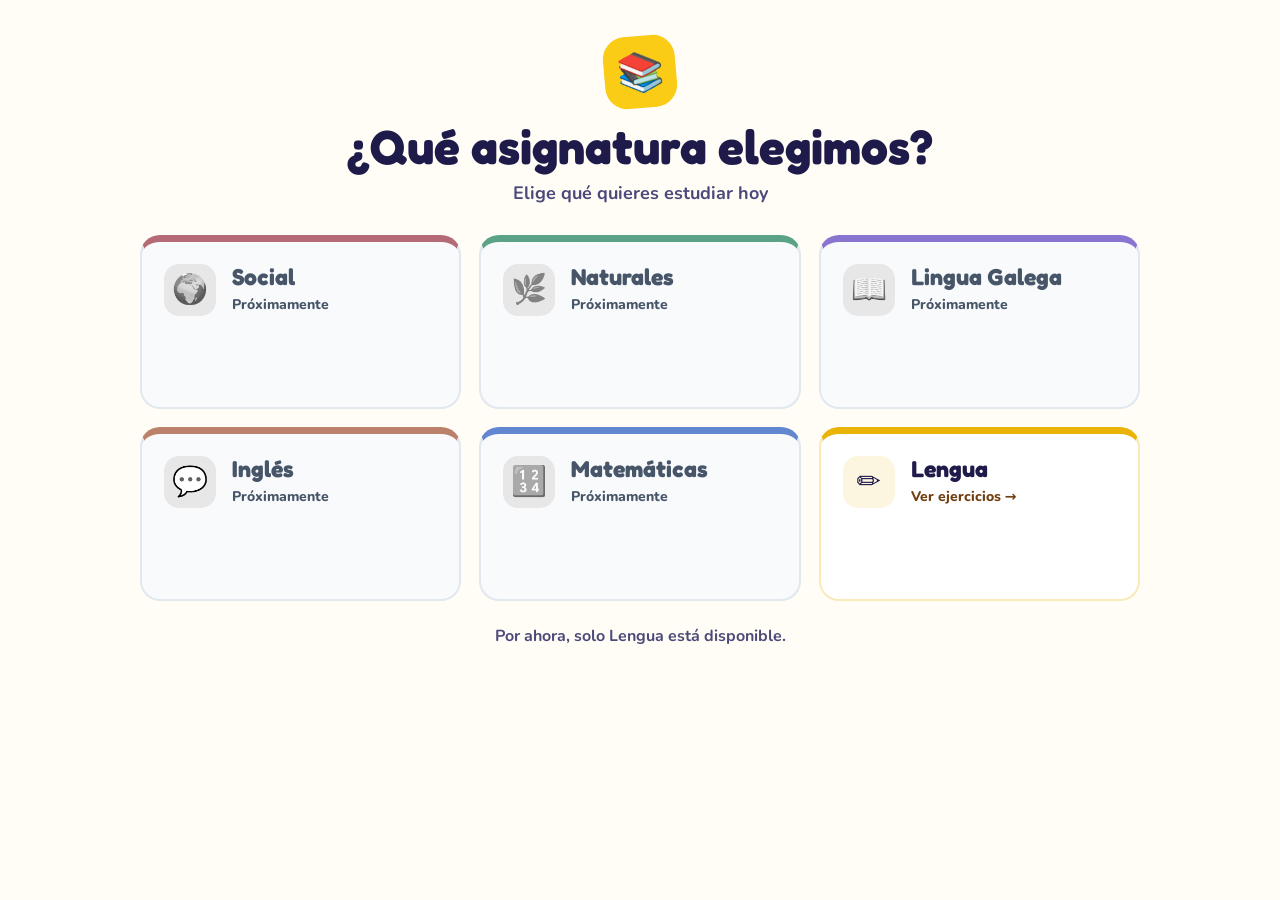
<file: index.html>
<!DOCTYPE html>
<html lang="es">
<head>
<meta charset="UTF-8">
<meta name="viewport" content="width=device-width, initial-scale=1">
<meta name="theme-color" content="#fffdf5">
<title>Asignaturas</title>
<link rel="preconnect" href="https://fonts.googleapis.com">
<link rel="preconnect" href="https://fonts.gstatic.com" crossorigin>
<link href="https://fonts.googleapis.com/css2?family=Fredoka:wght@400;500;600;700&family=Nunito:wght@500;700;800&display=swap" rel="stylesheet">
<style>
  :root{
    --ink:#1e1b4b; --ink-soft:#4c4a7a;
    --font-title:"Fredoka","Baloo 2","Trebuchet MS",system-ui,sans-serif;
    --font-body:"Nunito","Segoe UI",system-ui,sans-serif;
  }
  *{box-sizing:border-box}
  html,body{margin:0;min-height:100%}
  body{min-height:100vh;padding:36px 20px 28px;background:#fffdf5;color:var(--ink);font-family:var(--font-body)}
  main{max-width:1000px;margin:0 auto}
  header{text-align:center;margin:0 auto 30px}
  .logo{width:72px;height:72px;margin:0 auto 12px;border-radius:22px;display:grid;place-items:center;background:#facc15;font-size:38px;transform:rotate(-5deg)}
  h1,h2,p{margin-top:0}
  h1{font-family:var(--font-title);font-size:clamp(34px,6vw,48px);line-height:1.1;margin-bottom:8px}
  header p{font-size:18px;font-weight:700;color:var(--ink-soft);margin-bottom:0}
  .asignaturas{display:grid;grid-template-columns:repeat(3,minmax(0,1fr));gap:18px}
  .asignatura{--color:#eab308;--tinta:#713f12;min-height:174px;width:100%;display:flex;align-items:flex-start;gap:16px;padding:22px;border:2px solid color-mix(in srgb,var(--color) 28%,#fff);border-top:7px solid var(--color);border-radius:20px;background:#fff;color:var(--ink);font:inherit;text-align:left;text-decoration:none}
  a.asignatura{transition:transform .16s,box-shadow .16s}
  a.asignatura:hover{transform:translateY(-3px);box-shadow:0 8px 18px rgba(30,27,75,.12)}
  a.asignatura:focus-visible{outline:3px solid var(--ink);outline-offset:3px}
  .asignatura:disabled{background:#f8fafc;border-color:#e2e8f0;border-top-color:color-mix(in srgb,var(--color) 45%,#94a3b8);color:#475569;cursor:not-allowed}
  .asignatura:disabled .icono{background:#e2e8f0;filter:grayscale(1)}
  .asignatura:disabled .estado{color:#475569}
  .icono{width:52px;height:52px;flex:none;display:grid;place-items:center;border-radius:15px;background:color-mix(in srgb,var(--color) 13%,#fff);font-size:29px}
  .contenido{display:flex;flex-direction:column;gap:5px;min-width:0}
  .contenido strong{font-family:var(--font-title);font-size:23px;line-height:1.15}
  .estado{font-size:14px;font-weight:800;color:var(--tinta)}
  .a-social{--color:#dc2626;--tinta:#991b1b}
  .a-naturales{--color:#16a34a;--tinta:#166534}
  .a-galega{--color:#7c3aed;--tinta:#5b21b6}
  .a-ingles{--color:#ea580c;--tinta:#9a3412}
  .a-mates{--color:#2563eb;--tinta:#1e40af}
  .a-lengua{--color:#eab308;--tinta:#713f12}
  footer{text-align:center;margin-top:24px;color:var(--ink-soft);font-weight:700}
  @media(max-width:700px){body{padding:28px 16px 24px}.asignaturas{grid-template-columns:repeat(2,minmax(0,1fr));gap:14px}.asignatura{min-height:150px;padding:18px 14px;gap:12px}.icono{width:44px;height:44px;font-size:25px}.contenido strong{font-size:20px}}
  @media(max-width:440px){.asignaturas{grid-template-columns:1fr}.asignatura{min-height:0;align-items:center}}
</style>
</head>
<body>
<main>
  <header>
    <div class="logo" aria-hidden="true">📚</div>
    <h1>¿Qué asignatura elegimos?</h1>
    <p>Elige qué quieres estudiar hoy</p>
  </header>

  <section class="asignaturas" aria-label="Asignaturas">
    <button class="asignatura a-social" type="button" disabled>
      <span class="icono" aria-hidden="true">🌍</span>
      <span class="contenido"><strong>Social</strong><span class="estado">Próximamente</span></span>
    </button>
    <button class="asignatura a-naturales" type="button" disabled>
      <span class="icono" aria-hidden="true">🌿</span>
      <span class="contenido"><strong>Naturales</strong><span class="estado">Próximamente</span></span>
    </button>
    <button class="asignatura a-galega" type="button" disabled>
      <span class="icono" aria-hidden="true">📖</span>
      <span class="contenido"><strong>Lingua Galega</strong><span class="estado">Próximamente</span></span>
    </button>
    <button class="asignatura a-ingles" type="button" disabled>
      <span class="icono" aria-hidden="true">💬</span>
      <span class="contenido"><strong>Inglés</strong><span class="estado">Próximamente</span></span>
    </button>
    <button class="asignatura a-mates" type="button" disabled>
      <span class="icono" aria-hidden="true">🔢</span>
      <span class="contenido"><strong>Matemáticas</strong><span class="estado">Próximamente</span></span>
    </button>
    <a class="asignatura a-lengua" href="lengua/index.html">
      <span class="icono" aria-hidden="true">✏️</span>
      <span class="contenido"><strong>Lengua</strong><span class="estado">Ver ejercicios →</span></span>
    </a>
  </section>

  <footer>Por ahora, solo Lengua está disponible.</footer>
</main>
</body>
</html>
</file>
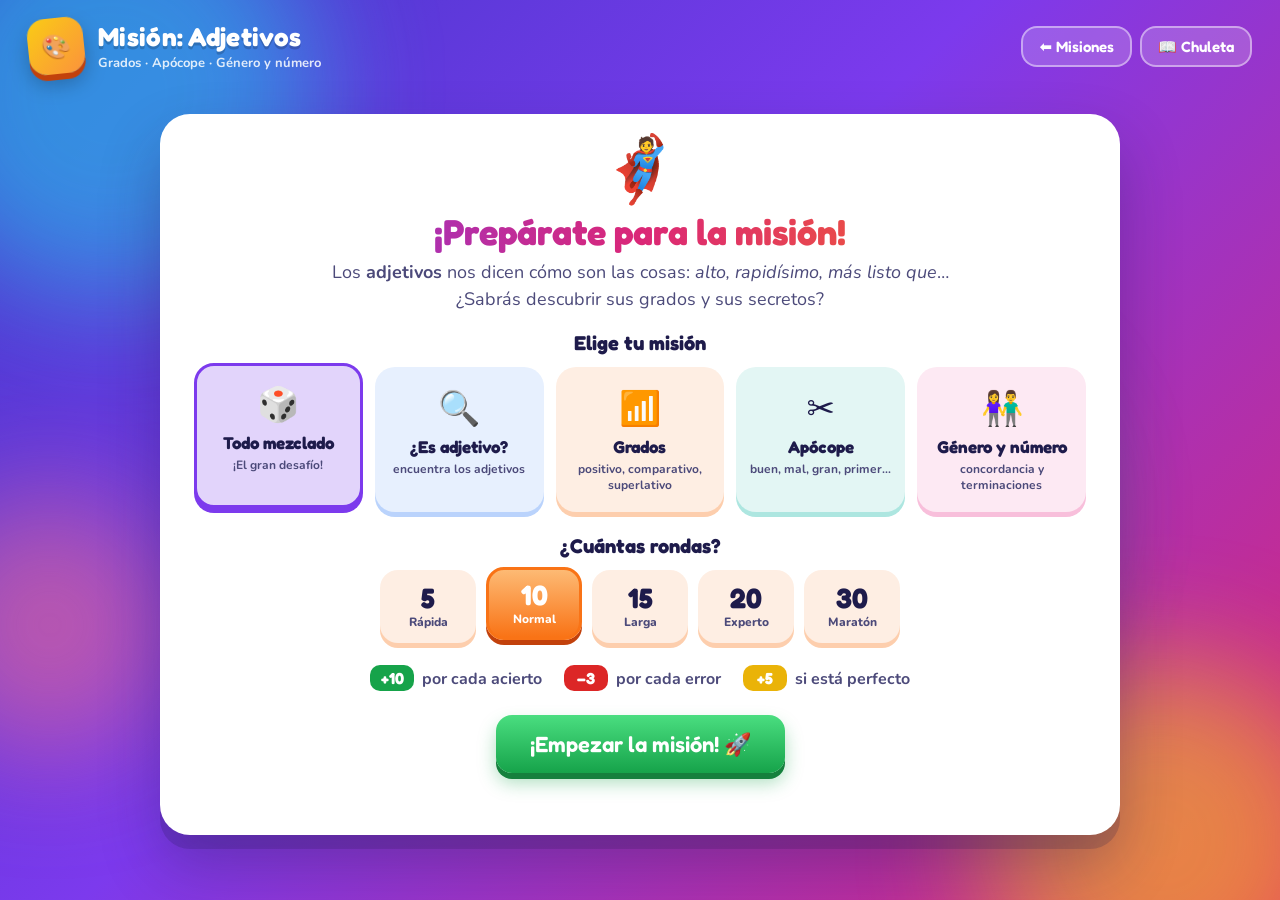
<file: adjetivos/index.html>
<!DOCTYPE html>
<html lang="es">
<head>
<meta charset="UTF-8">
<meta name="viewport" content="width=device-width, initial-scale=1">
<title>Misión: Adjetivos</title>
<link rel="preconnect" href="https://fonts.googleapis.com">
<link rel="preconnect" href="https://fonts.gstatic.com" crossorigin>
<link href="https://fonts.googleapis.com/css2?family=Fredoka:wght@400;500;600;700&family=Nunito:wght@500;700;800&display=swap" rel="stylesheet">
<link rel="stylesheet" href="styles.css">
</head>
<body class="tema-adjetivos">
<div class="bg-blobs" aria-hidden="true"><span></span><span></span><span></span><span></span></div>
<canvas id="confeti" aria-hidden="true"></canvas>

<header class="top">
  <div class="brand">
    <div class="logo" aria-hidden="true">🎨</div>
    <div>
      <h1>Misión: Adjetivos</h1>
      <p>Grados · Apócope · Género y número</p>
    </div>
  </div>
  <div class="hud" id="hud" hidden>
    <div class="pill pill-ronda"><span>Ronda</span><b id="hudRonda">1/10</b></div>
    <div class="pill pill-puntos" id="pillPuntos"><span>⭐ Puntos</span><b id="hudPuntos">0</b></div>
    <div class="pill pill-racha"><span>🔥 Racha</span><b id="hudRacha">0</b></div>
  </div>
  <div class="top-actions">
    <a class="btn ghost" id="btnApps" href="../lengua/index.html" title="Volver a las misiones de Lengua">⬅ Misiones</a>
    <button class="btn ghost" id="btnChuleta">📖 Chuleta</button>
    <button class="btn ghost" id="btnSalir" hidden>🏠 Inicio</button>
  </div>
</header>
<div class="progress" id="progress" hidden><div id="progressBar"></div></div>

<main>
  <!-- ============ INICIO ============ -->
  <section id="pantallaInicio" class="screen">
    <div class="card hero">
      <div class="hero-mascota" aria-hidden="true">🦸</div>
      <h2>¡Prepárate para la misión!</h2>
      <p class="lead">Los <b>adjetivos</b> nos dicen cómo son las cosas: <i>alto, rapidísimo, más listo que</i>… ¿Sabrás descubrir sus grados y sus secretos?</p>
      <h3 class="sub">Elige tu misión</h3>
      <div class="temas" id="temas">
        <button class="tema t-todo sel" data-topic="todo"><span class="ti">🎲</span><b>Todo mezclado</b><small>¡El gran desafío!</small></button>
        <button class="tema t-id" data-topic="id"><span class="ti">🔍</span><b>¿Es adjetivo?</b><small>encuentra los adjetivos</small></button>
        <button class="tema t-gr" data-topic="gr"><span class="ti">📶</span><b>Grados</b><small>positivo, comparativo, superlativo</small></button>
        <button class="tema t-ap" data-topic="ap"><span class="ti">✂️</span><b>Apócope</b><small>buen, mal, gran, primer…</small></button>
        <button class="tema t-gn" data-topic="gn"><span class="ti">👫</span><b>Género y número</b><small>concordancia y terminaciones</small></button>
      </div>
      <div class="progreso" id="progreso" hidden></div>
      <h3 class="sub">¿Cuántas rondas?</h3>
      <div class="rondas" id="rondas">
        <button class="ronda-btn" data-rondas="5"><b>5</b><small>Rápida</small></button>
        <button class="ronda-btn sel" data-rondas="10"><b>10</b><small>Normal</small></button>
        <button class="ronda-btn" data-rondas="15"><b>15</b><small>Larga</small></button>
        <button class="ronda-btn" data-rondas="20"><b>20</b><small>Experto</small></button>
        <button class="ronda-btn" data-rondas="30"><b>30</b><small>Maratón</small></button>
      </div>
      <div class="reglas">
        <div><span class="rb ok">+10</span> por cada acierto</div>
        <div><span class="rb ko">−3</span> por cada error</div>
        <div><span class="rb star">+5</span> si está perfecto</div>
      </div>
      <button class="btn primary big" id="btnEmpezar">¡Empezar la misión! 🚀</button>
      <p class="record" id="record"></p>
    </div>
  </section>

  <!-- ============ JUEGO ============ -->
  <section id="pantallaJuego" class="screen" hidden>
    <div class="card juego" id="cardJuego">
      <div class="modo" id="modo"></div>
      <p class="instruccion" id="instruccion"></p>
      <div class="frase" id="frase"></div>
      <div id="zonaExtra"></div>
      <div class="feedback" id="feedback" hidden></div>
      <div class="acciones">
        <button class="btn primary" id="btnComprobar" disabled>✔ Comprobar</button>
        <button class="btn secondary" id="btnSiguiente" hidden>Siguiente →</button>
      </div>
    </div>
  </section>

  <!-- ============ FIN ============ -->
  <section id="pantallaFin" class="screen" hidden>
    <div class="card fin" id="fin"></div>
  </section>
</main>

<!-- ============ CHULETA ============ -->
<dialog id="chuleta">
  <div class="chuleta-head">
    <h2>📖 Chuleta de los adjetivos</h2>
    <button class="btn ghost cerrar" id="btnCerrarChuleta" aria-label="Cerrar">✕</button>
  </div>
  <div class="chuleta-body">
    <section class="ch ch-id">
      <h3>🔍 ¿Qué es un adjetivo?</h3>
      <p>Es la palabra que dice <b>cómo es</b> o <b>cómo está</b> un sustantivo: <i>perro <u>pequeño</u></i>, <i>la sopa está <u>fría</u></i>.</p>
      <p class="tip">💡 Truco: si puedes ponerlo con «muy» o con «-ísimo» (<i>muy alto, altísimo</i>), seguramente es un adjetivo.<br>💡 Los determinantes (<i>el, mi, este, unos…</i>) no cuentan como adjetivos en este juego.</p>
    </section>
    <section class="ch ch-gr">
      <h3>📶 Grados del adjetivo</h3>
      <div class="ch-grid">
        <div><b>Positivo</b> La cualidad, sin más: <i>alto</i></div>
        <div><b>Comparativo de superioridad</b> <i>más alto que</i></div>
        <div><b>Comparativo de inferioridad</b> <i>menos alto que</i></div>
        <div><b>Comparativo de igualdad</b> <i>tan alto como</i></div>
        <div><b>Superlativo absoluto</b> <i>altísimo</i> o <i>muy alto</i></div>
        <div><b>Superlativo relativo</b> <i>el más alto de</i> / <i>el menos alto de</i> (destaca dentro de un grupo)</div>
      </div>
    </section>
    <section class="ch ch-ir">
      <h3>⭐ Formas irregulares</h3>
      <div class="ch-tabla">
        <div class="th">Positivo</div><div class="th">Comparativo</div><div class="th">Superlativo culto</div>
        <div>bueno</div><div>mejor</div><div>óptimo</div>
        <div>malo</div><div>peor</div><div>pésimo</div>
        <div>grande</div><div>mayor</div><div>máximo</div>
        <div>pequeño</div><div>menor</div><div>mínimo</div>
      </div>
      <p class="tip">💡 <b>mejor, peor, mayor, menor</b> son comparativos de <b>superioridad</b>: llevan el «más» escondido (<i>menor = más pequeño</i>).<br>💡 Cuidado: en «canta <u>mejor</u>» acompaña a un verbo, así que es un adverbio.</p>
    </section>
    <section class="ch ch-ap">
      <h3>✂️ Apócope</h3>
      <p>Algunos adjetivos pierden su final cuando van <b>delante</b> de un sustantivo <b>singular</b>:</p>
      <p class="lista">bueno → buen · malo → mal · grande → gran · primero → primer · tercero → tercer · santo → san</p>
      <p class="tip">💡 <i>buen, mal, primer, tercer</i> solo en <b>masculino</b>: <i>buen amigo</i>, pero <i>buena amiga</i>.<br>💡 <i>gran</i> sirve para los dos: <i>gran día, gran idea</i>.<br>💡 Si va detrás o en plural, no cambia: <i>un amigo bueno, buenos amigos</i>.<br>💡 Excepción: <i>Santo Tomás, Santo Domingo, Santo Toribio, Santo Tomé</i>.</p>
    </section>
    <section class="ch ch-gn">
      <h3>👫 Género y número</h3>
      <p>El adjetivo <b>concuerda</b> con el sustantivo en género y número: <i>gato negro, gatas negras</i>.</p>
      <div class="ch-grid">
        <div><b>Dos terminaciones</b> Cambian en femenino: <i>alto/alta, trabajador/trabajadora, español/española</i></div>
        <div><b>Una terminación</b> Igual en los dos géneros: <i>feliz, verde, amable, azul, inteligente</i></div>
      </div>
      <p class="tip">💡 Si acompaña a un masculino y un femenino a la vez, va en masculino plural: <i>el coche y la moto son rápidos</i>.</p>
    </section>
  </div>
</dialog>

<script src="datos.js"></script>
<script src="app.js"></script>
</body>
</html>
</file>
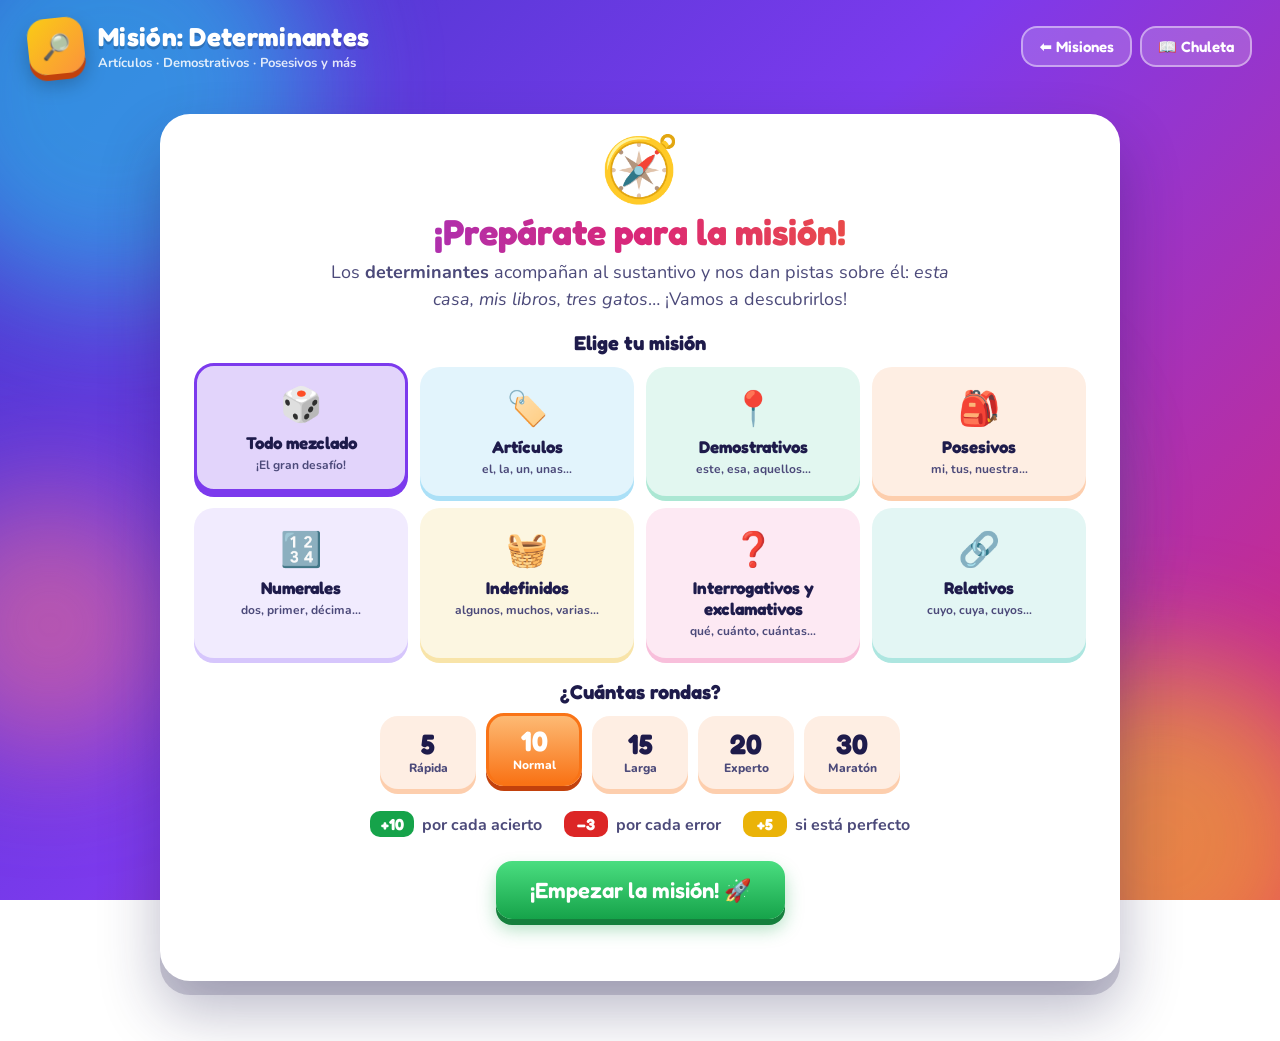
<file: determinantes/index.html>
<!DOCTYPE html>
<html lang="es">
<head>
<meta charset="UTF-8">
<meta name="viewport" content="width=device-width, initial-scale=1">
<title>Misión: Determinantes</title>
<link rel="preconnect" href="https://fonts.googleapis.com">
<link rel="preconnect" href="https://fonts.gstatic.com" crossorigin>
<link href="https://fonts.googleapis.com/css2?family=Fredoka:wght@400;500;600;700&family=Nunito:wght@500;700;800&display=swap" rel="stylesheet">
<link rel="stylesheet" href="styles.css">
</head>
<body>
<div class="bg-blobs" aria-hidden="true"><span></span><span></span><span></span><span></span></div>
<header class="top">
  <div class="brand"><div class="logo" aria-hidden="true">🔎</div><div><h1>Misión: Determinantes</h1><p>Artículos · Demostrativos · Posesivos y más</p></div></div>
  <div class="hud" id="hud" hidden><div class="pill pill-ronda"><span>Ronda</span><b id="hudRonda">1/10</b></div><div class="pill pill-puntos"><span>⭐ Puntos</span><b id="hudPuntos">0</b></div><div class="pill pill-racha"><span>🔥 Racha</span><b id="hudRacha">0</b></div></div>
  <div class="top-actions"><a class="btn ghost" id="btnApps" href="../lengua/index.html" title="Volver a las misiones de Lengua">⬅ Misiones</a><button class="btn ghost" id="btnChuleta" type="button">📖 Chuleta</button><button class="btn ghost" id="btnSalir" type="button" hidden>🏠 Inicio</button></div>
</header>
<div class="progress" id="progress" hidden><div id="progressBar"></div></div>
<main>
  <section id="pantallaInicio" class="screen"><div class="card hero">
    <div class="hero-mascota" aria-hidden="true">🧭</div><h2>¡Prepárate para la misión!</h2>
    <p class="lead">Los <b>determinantes</b> acompañan al sustantivo y nos dan pistas sobre él: <i>esta casa, mis libros, tres gatos</i>… ¡Vamos a descubrirlos!</p>
    <h3 class="sub">Elige tu misión</h3>
    <div class="temas" id="temas">
      <button class="tema t-todo sel" data-topic="todo" type="button" aria-pressed="true"><span class="ti">🎲</span><b>Todo mezclado</b><small>¡El gran desafío!</small></button>
      <button class="tema t-art" data-topic="art" type="button" aria-pressed="false"><span class="ti">🏷️</span><b>Artículos</b><small>el, la, un, unas…</small></button>
      <button class="tema t-dem" data-topic="dem" type="button" aria-pressed="false"><span class="ti">📍</span><b>Demostrativos</b><small>este, esa, aquellos…</small></button>
      <button class="tema t-pos" data-topic="pos" type="button" aria-pressed="false"><span class="ti">🎒</span><b>Posesivos</b><small>mi, tus, nuestra…</small></button>
      <button class="tema t-num" data-topic="num" type="button" aria-pressed="false"><span class="ti">🔢</span><b>Numerales</b><small>dos, primer, décima…</small></button>
      <button class="tema t-ind" data-topic="ind" type="button" aria-pressed="false"><span class="ti">🧺</span><b>Indefinidos</b><small>algunos, muchos, varias…</small></button>
      <button class="tema t-int" data-topic="int" type="button" aria-pressed="false"><span class="ti">❓</span><b>Interrogativos y exclamativos</b><small>qué, cuánto, cuántas…</small></button>
      <button class="tema t-rel" data-topic="rel" type="button" aria-pressed="false"><span class="ti">🔗</span><b>Relativos</b><small>cuyo, cuya, cuyos…</small></button>
    </div>
    <div class="progreso" id="progreso" hidden></div><h3 class="sub">¿Cuántas rondas?</h3>
    <div class="rondas" id="rondas"><button class="ronda-btn" data-rondas="5" type="button" aria-pressed="false"><b>5</b><small>Rápida</small></button><button class="ronda-btn sel" data-rondas="10" type="button" aria-pressed="true"><b>10</b><small>Normal</small></button><button class="ronda-btn" data-rondas="15" type="button" aria-pressed="false"><b>15</b><small>Larga</small></button><button class="ronda-btn" data-rondas="20" type="button" aria-pressed="false"><b>20</b><small>Experto</small></button><button class="ronda-btn" data-rondas="30" type="button" aria-pressed="false"><b>30</b><small>Maratón</small></button></div>
    <div class="reglas"><div><span class="rb ok">+10</span> por cada acierto</div><div><span class="rb ko">−3</span> por cada error</div><div><span class="rb star">+5</span> si está perfecto</div></div>
    <button class="btn primary big" id="btnEmpezar" type="button">¡Empezar la misión! 🚀</button><p class="record" id="record"></p>
  </div></section>
  <section id="pantallaJuego" class="screen" hidden><div class="card juego"><div class="modo" id="modo"></div><p class="instruccion" id="instruccion"></p><div class="frase" id="frase"></div><div id="zonaExtra"></div><div class="feedback" id="feedback" role="status" hidden></div><div class="acciones"><button class="btn primary" id="btnComprobar" type="button" disabled>✔ Comprobar</button><button class="btn secondary" id="btnSiguiente" type="button" hidden>Siguiente →</button></div></div></section>
  <section id="pantallaFin" class="screen" hidden><div class="card fin" id="fin"></div></section>
</main>
<dialog id="chuleta" aria-labelledby="tituloChuleta"><div class="chuleta-head"><h2 id="tituloChuleta">📖 Chuleta de los determinantes</h2><button class="btn ghost cerrar" id="btnCerrarChuleta" type="button" aria-label="Cerrar">✕</button></div><div class="chuleta-body">
  <section class="ch ch-adv"><h3>🔎 ¿Qué es un determinante?</h3><p>Acompaña a un sustantivo y ayuda a precisar a qué se refiere: <i><u>esta</u> casa, <u>mis</u> libros</i>.</p><p class="tip">💡 En «<i>muchos libros</i>», <i>muchos</i> acompaña a un sustantivo; en «<i>corre mucho</i>», acompaña al verbo y es un adverbio. En «<i>este libro</i>», <i>este</i> es determinante; en «<i>quiero este</i>», es pronombre.</p></section>
  <section class="ch ch-prep"><h3>🏷️ Artículos</h3><p>Presentan al sustantivo y ayudan a saber si hablamos de algo conocido o identificable.</p><div class="ch-grid"><div><b>Determinados</b> el, la, los, las: <i>el libro</i>.</div><div><b>Indeterminados</b> un, una, unos, unas: <i>una casa</i>.</div></div><p class="tip">💡 <i>Lo</i> es un artículo neutro: <i>lo bonito</i>. No acompaña directamente a un sustantivo. <i>Al</i> = a + el y <i>del</i> = de + el.</p></section>
  <section class="ch ch-adv"><h3>📍 Demostrativos</h3><p>Señalan distancia en el espacio o en el tiempo: <i>este libro</i> está cerca, <i>esa mesa</i> a una distancia intermedia y <i>aquella montaña</i> lejos.</p><p class="lista">este, esta, estos, estas · ese, esa, esos, esas · aquel, aquella, aquellos, aquellas</p></section>
  <section class="ch ch-prep"><h3>🎒 Posesivos</h3><p>Indican pertenencia o relación: <i>mi mochila</i>, <i>tu hermano</i>, <i>nuestra clase</i>.</p><p class="lista">mi, mis · tu, tus · su, sus · nuestro, nuestra, nuestros, nuestras · vuestro, vuestra, vuestros, vuestras</p></section>
  <section class="ch ch-conj"><h3>🔢 Numerales</h3><div class="ch-grid"><div><b>Cardinales</b> Expresan cantidad exacta: <i>dos gatos, cinco libros</i>.</div><div><b>Ordinales</b> Indican orden: <i>primer premio, décima página</i>.</div></div><p class="tip">💡 <i>Primero</i> y <i>tercero</i> se acortan delante de un sustantivo masculino singular: <i>primer puesto, tercer día</i>.</p></section>
  <section class="ch ch-int"><h3>🧺 Indefinidos</h3><p>Expresan cantidad o identidad de manera imprecisa: <i>algunos amigos, muchas flores, varios libros, todo el día</i>.</p><p class="lista">algún, alguna, algunos · mucho, mucha, muchos · poco, pocos · varios, varias · todo, toda</p></section>
  <section class="ch ch-adv"><h3>❓ Interrogativos y exclamativos</h3><p>Acompañan al sustantivo en preguntas o exclamaciones y llevan tilde: <i>¿qué libro?</i>, <i>¡cuánta gente!</i>.</p><p class="tip">💡 También pueden aparecer en preguntas indirectas: <i>No sé qué libro elegir</i>.</p></section>
  <section class="ch ch-prep"><h3>🔗 Relativos</h3><p>Relacionan dos ideas e indican posesión: <i>Conocí a alguien <u>cuya</u> hermana canta</i>. <i>Cuya</i> concuerda con <i>hermana</i>, no con la persona mencionada antes.</p><p class="lista">cuyo · cuya · cuyos · cuyas</p></section>
</div></dialog>
<script src="datos.js"></script>
<script src="app.js"></script>
</body>
</html>
</file>
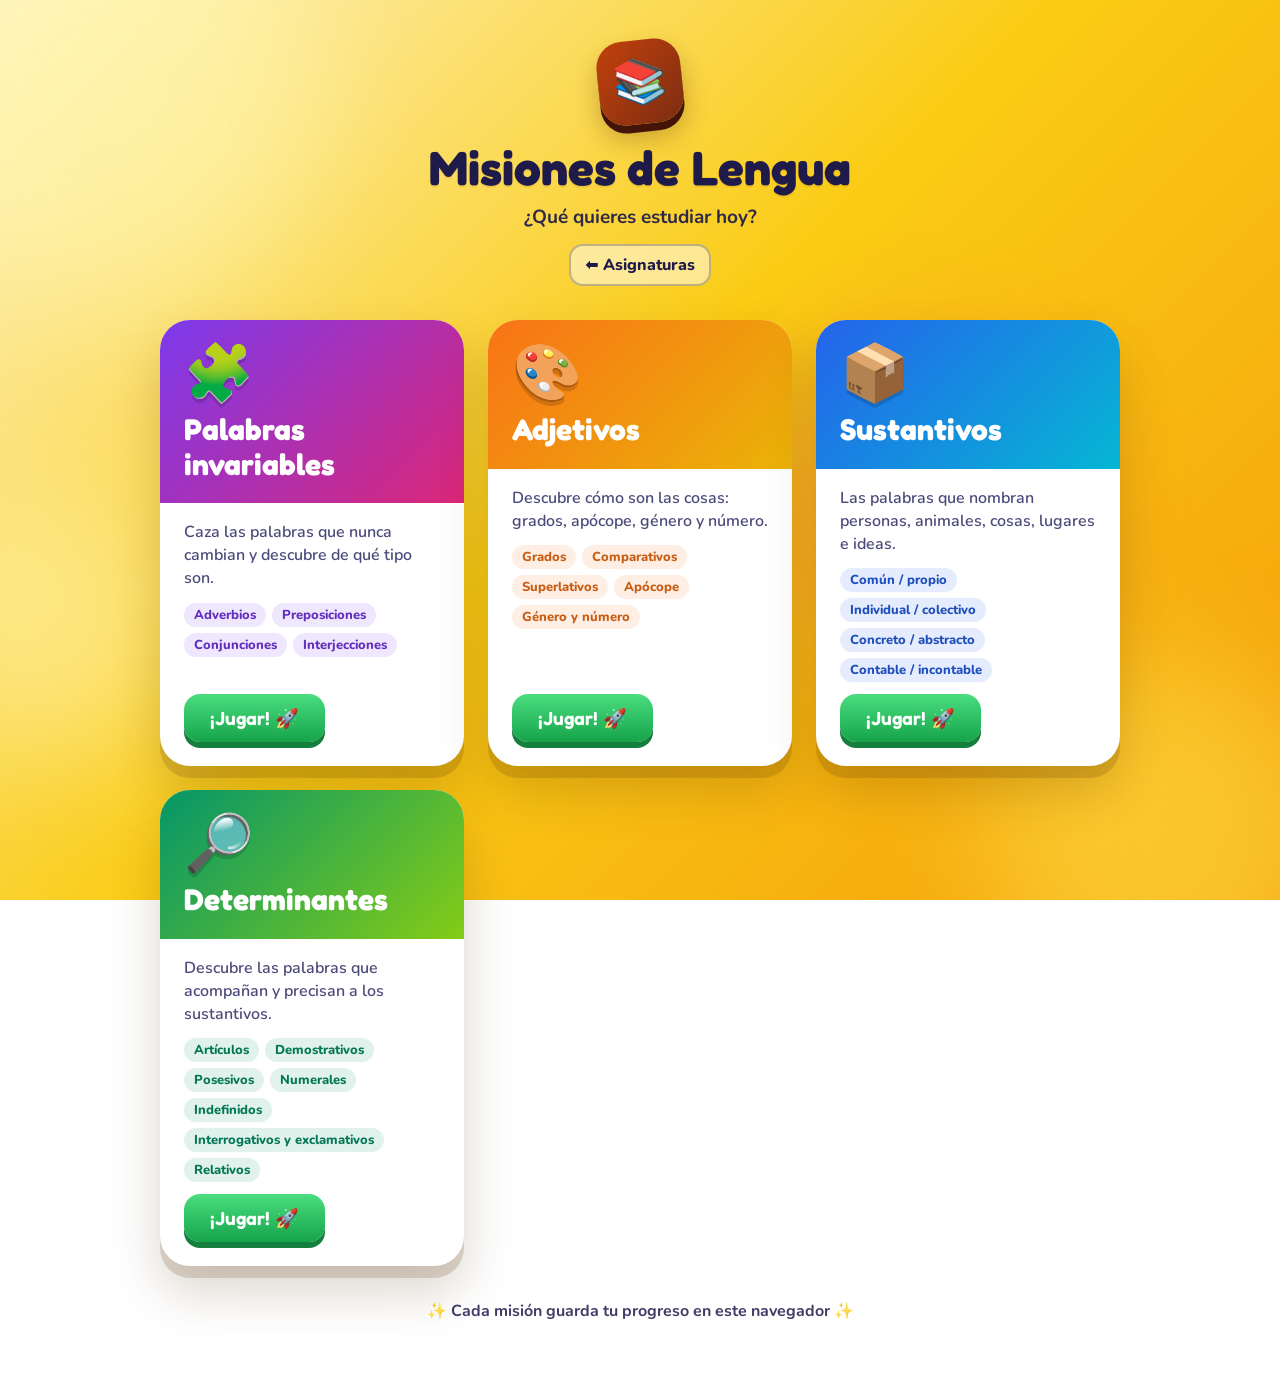
<file: lengua/index.html>
<!DOCTYPE html>
<html lang="es">
<head>
<meta charset="UTF-8">
<meta name="viewport" content="width=device-width, initial-scale=1">
<title>Misiones de Lengua</title>
<link rel="preconnect" href="https://fonts.googleapis.com">
<link rel="preconnect" href="https://fonts.gstatic.com" crossorigin>
<link href="https://fonts.googleapis.com/css2?family=Fredoka:wght@400;500;600;700&family=Nunito:wght@500;700;800&display=swap" rel="stylesheet">
<style>
  :root{
    --ink:#1e1b4b; --ink-soft:#4c4a7a;
    --font-title:"Fredoka","Baloo 2","Trebuchet MS",system-ui,sans-serif;
    --font-body:"Nunito","Segoe UI",system-ui,sans-serif;
  }
  *{box-sizing:border-box}
  [hidden]{display:none!important}
  html,body{margin:0;min-height:100%}
  body{font-family:var(--font-body);color:var(--ink);min-height:100vh;overflow-x:hidden;
    background:linear-gradient(135deg,#fef3c7 0%,#facc15 48%,#f59e0b 100%);background-attachment:fixed}
  .bg-blobs{position:fixed;inset:0;z-index:0;pointer-events:none;overflow:hidden}
  .bg-blobs span{position:absolute;border-radius:50%;filter:blur(60px);opacity:.55;animation:flotar 18s ease-in-out infinite}
  .bg-blobs span:nth-child(1){width:420px;height:420px;background:#fff7ad;top:-120px;left:-100px}
  .bg-blobs span:nth-child(2){width:360px;height:360px;background:#fde047;bottom:-120px;right:-60px;animation-delay:-5s}
  .bg-blobs span:nth-child(3){width:300px;height:300px;background:#fb923c;top:40%;left:60%;animation-delay:-9s}
  .bg-blobs span:nth-child(4){width:260px;height:260px;background:#fff1a8;top:55%;left:-80px;animation-delay:-13s}
  @keyframes flotar{0%,100%{transform:translate(0,0) scale(1)}33%{transform:translate(40px,-30px) scale(1.1)}66%{transform:translate(-30px,30px) scale(.95)}}

  main{position:relative;z-index:1;max-width:1000px;margin:0 auto;padding:40px 20px 60px}
  header{text-align:center;color:var(--ink);margin-bottom:34px}
  .logo{width:84px;height:84px;margin:0 auto 14px;border-radius:26px;display:grid;place-items:center;font-size:44px;
    background:linear-gradient(135deg,#c2410c,#7c2d12);box-shadow:0 8px 0 #431407,0 14px 26px rgba(67,20,7,.28);transform:rotate(-6deg);animation:bote 2.6s ease-in-out infinite}
  @keyframes bote{0%,100%{transform:rotate(-6deg) translateY(0)}50%{transform:rotate(4deg) translateY(-10px)}}
  h1{font-family:var(--font-title);font-size:48px;margin:0;text-shadow:0 2px 0 rgba(120,53,15,.1)}
  header p{font-size:19px;font-weight:700;margin:8px 0 0;opacity:.92}
  .nivel-link{display:inline-block;margin-top:14px;padding:8px 14px;border:2px solid rgba(30,27,75,.28);border-radius:14px;background:rgba(255,255,255,.5);color:var(--ink);text-decoration:none;font-weight:800}
  .nivel-link:focus-visible{outline:3px solid var(--ink);outline-offset:3px}

  .apps{display:grid;grid-template-columns:repeat(auto-fit,minmax(280px,1fr));gap:24px}
  .app{--c:#eab308;--c2:#f97316;position:relative;display:flex;flex-direction:column;min-width:0;background:#fff;border-radius:30px;overflow:hidden;color:var(--ink);text-decoration:none;
    box-shadow:0 12px 0 rgba(80,45,0,.16),0 26px 50px rgba(80,45,0,.2);transition:transform .2s;animation:entrar .5s cubic-bezier(.3,1.5,.5,1) both}
  .app:nth-child(2){animation-delay:.08s}.app:nth-child(3){animation-delay:.16s}
  @keyframes entrar{from{opacity:0;transform:translateY(24px) scale(.96)}to{opacity:1;transform:none}}
  a.app:hover{transform:translateY(-8px) rotate(-.6deg)}
  .app-top{background:linear-gradient(135deg,var(--c),var(--c2));padding:26px 24px 22px;color:#fff;position:relative}
  .app-icono{font-size:56px;line-height:1;display:inline-block;filter:drop-shadow(0 4px 0 rgba(0,0,0,.15))}
  a.app:hover .app-icono{animation:sacudir .5s}
  @keyframes sacudir{0%,100%{transform:rotate(0)}25%{transform:rotate(-12deg) scale(1.1)}75%{transform:rotate(10deg) scale(1.1)}}
  .app-top h2{font-family:var(--font-title);font-size:30px;line-height:1.15;margin:10px 0 0}
  .app-body{padding:18px 24px 24px;display:flex;flex-direction:column;gap:12px;flex:1}
  .app-body p{margin:0;font-size:16px;line-height:1.45;color:var(--ink-soft);font-weight:600}
  .chips{display:flex;flex-wrap:wrap;gap:6px}
  .chips span{font-size:13px;font-weight:800;padding:3px 10px;border-radius:99px;background:color-mix(in srgb,var(--c) 12%,#fff);color:color-mix(in srgb,var(--c) 80%,#000)}
  .estado{font-size:14px;font-weight:800;padding:8px 12px;border-radius:14px}
  .estado.hay{background:#fee2e2;color:#991b1b}
  .estado.nada{background:#dcfce7;color:#166534}
  .boton{margin-top:auto;align-self:flex-start;font-family:var(--font-title);font-weight:600;font-size:19px;color:#fff;padding:12px 26px;border-radius:16px;
    background:linear-gradient(180deg,#4ade80,#16a34a);box-shadow:0 6px 0 #15803d}
  .pronto{opacity:.92;cursor:default}
  .pronto .app-top{filter:saturate(.75)}
  .pronto .boton{background:#e2e8f0;color:#64748b;box-shadow:0 6px 0 #cbd5e1}
  .cinta{position:absolute;top:18px;right:-34px;transform:rotate(35deg);background:#facc15;color:#713f12;font-family:var(--font-title);font-weight:700;
    font-size:14px;padding:4px 40px;box-shadow:0 3px 0 #ca8a04;z-index:2}
  .a-inv{--c:#7c3aed;--c2:#db2777}
  .a-sus{--c:#2563eb;--c2:#06b6d4}
  .a-adj{--c:#f97316;--c2:#eab308}
  .a-det{--c:#059669;--c2:#84cc16}
  footer{text-align:center;color:var(--ink);font-weight:700;margin-top:34px;opacity:.85}
  @media (max-width:600px){h1{font-size:36px}.apps{grid-template-columns:minmax(0,1fr)}}
</style>
</head>
<body>
<div class="bg-blobs" aria-hidden="true"><span></span><span></span><span></span><span></span></div>
<main>
  <header>
    <div class="logo" aria-hidden="true">📚</div>
    <h1>Misiones de Lengua</h1>
    <p>¿Qué quieres estudiar hoy?</p>
    <a class="nivel-link" href="../index.html">⬅ Asignaturas</a>
  </header>

  <div class="apps">
    <!-- App disponible -->
    <a class="app a-inv" href="../palabras-invariables/index.html">
      <div class="app-top">
        <span class="app-icono">🧩</span>
        <h2>Palabras invariables</h2>
      </div>
      <div class="app-body">
        <p>Caza las palabras que nunca cambian y descubre de qué tipo son.</p>
        <div class="chips"><span>Adverbios</span><span>Preposiciones</span><span>Conjunciones</span><span>Interjecciones</span></div>
        <div class="estado" id="estadoInv" hidden></div>
        <span class="boton">¡Jugar! 🚀</span>
      </div>
    </a>

    <!-- App disponible -->
    <a class="app a-adj" href="../adjetivos/index.html">
      <div class="app-top">
        <span class="app-icono">🎨</span>
        <h2>Adjetivos</h2>
      </div>
      <div class="app-body">
        <p>Descubre cómo son las cosas: grados, apócope, género y número.</p>
        <div class="chips"><span>Grados</span><span>Comparativos</span><span>Superlativos</span><span>Apócope</span><span>Género y número</span></div>
        <div class="estado" id="estadoAdj" hidden></div>
        <span class="boton">¡Jugar! 🚀</span>
      </div>
    </a>

    <!-- App disponible -->
    <a class="app a-sus" href="../sustantivos/index.html">
      <div class="app-top">
        <span class="app-icono">📦</span>
        <h2>Sustantivos</h2>
      </div>
      <div class="app-body">
        <p>Las palabras que nombran personas, animales, cosas, lugares e ideas.</p>
        <div class="chips"><span>Común / propio</span><span>Individual / colectivo</span><span>Concreto / abstracto</span><span>Contable / incontable</span></div>
        <div class="estado" id="estadoSus" hidden></div>
        <span class="boton">¡Jugar! 🚀</span>
      </div>
    </a>

    <a class="app a-det" href="../determinantes/index.html">
      <div class="app-top"><span class="app-icono">🔎</span><h2>Determinantes</h2></div>
      <div class="app-body">
        <p>Descubre las palabras que acompañan y precisan a los sustantivos.</p>
        <div class="chips"><span>Artículos</span><span>Demostrativos</span><span>Posesivos</span><span>Numerales</span><span>Indefinidos</span><span>Interrogativos y exclamativos</span><span>Relativos</span></div>
        <div class="estado" id="estadoDet" hidden></div>
        <span class="boton">¡Jugar! 🚀</span>
      </div>
    </a>
  </div>

  <footer>✨ Cada misión guarda tu progreso en este navegador ✨</footer>
</main>

<script>
  // Resumen del progreso de cada app (cada una lo guarda en localStorage)
  function leer(clave) { try { return JSON.parse(localStorage.getItem(clave)) || {}; } catch (e) { return {}; } }
  function flojoEn(h) {
    return (k) => { const a = h[k] || []; return a.length >= 6 && (a.reduce((x, y) => x + y, 0) / a.length) * 100 < 60; };
  }
  function pintarEstado(idEl, h, grupos) {
    if (!Object.values(h).some((a) => a && a.length)) return;
    const flojo = flojoEn(h);
    const nombres = grupos.filter(([, claves]) => claves.some(flojo)).map(([n]) => n);
    const e = document.getElementById(idEl);
    e.hidden = false;
    if (nombres.length) { e.className = "estado hay"; e.textContent = "⚠️ Para practicar: " + nombres.join(", "); }
    else { e.className = "estado nada"; e.textContent = "🌟 ¡Vas genial! Sigue así."; }
  }
  pintarEstado("estadoInv", leer("pi_hist"), [
    ["adverbios", ["adv", "adv-L", "adv-T", "adv-M", "adv-C"]], ["preposiciones", ["prep"]],
    ["conjunciones", ["conj"]], ["interjecciones", ["int"]],
  ]);
  pintarEstado("estadoAdj", leer("adj_hist"), [
    ["reconocer adjetivos", ["ID"]], ["grados", ["P", "CS", "CI", "CG", "SA", "SR"]], ["formas irregulares", ["IR"]],
    ["apócope", ["AP"]], ["género y número", ["GN"]],
  ]);
  pintarEstado("estadoSus", leer("sust_hist"), [
    ["común/propio", ["CP"]], ["individual/colectivo", ["IC"]], ["concreto/abstracto", ["CA"]],
    ["contable/incontable", ["CN"]], ["vocabulario de colectivos", ["VOC"]],
  ]);
  pintarEstado("estadoDet", leer("det_hist"), [
    ["artículos", ["art"]], ["demostrativos", ["dem"]], ["posesivos", ["pos"]],
    ["numerales", ["num"]], ["indefinidos", ["ind"]], ["interrogativos y exclamativos", ["int"]], ["relativos", ["rel"]],
  ]);
</script>
</body>
</html>
</file>
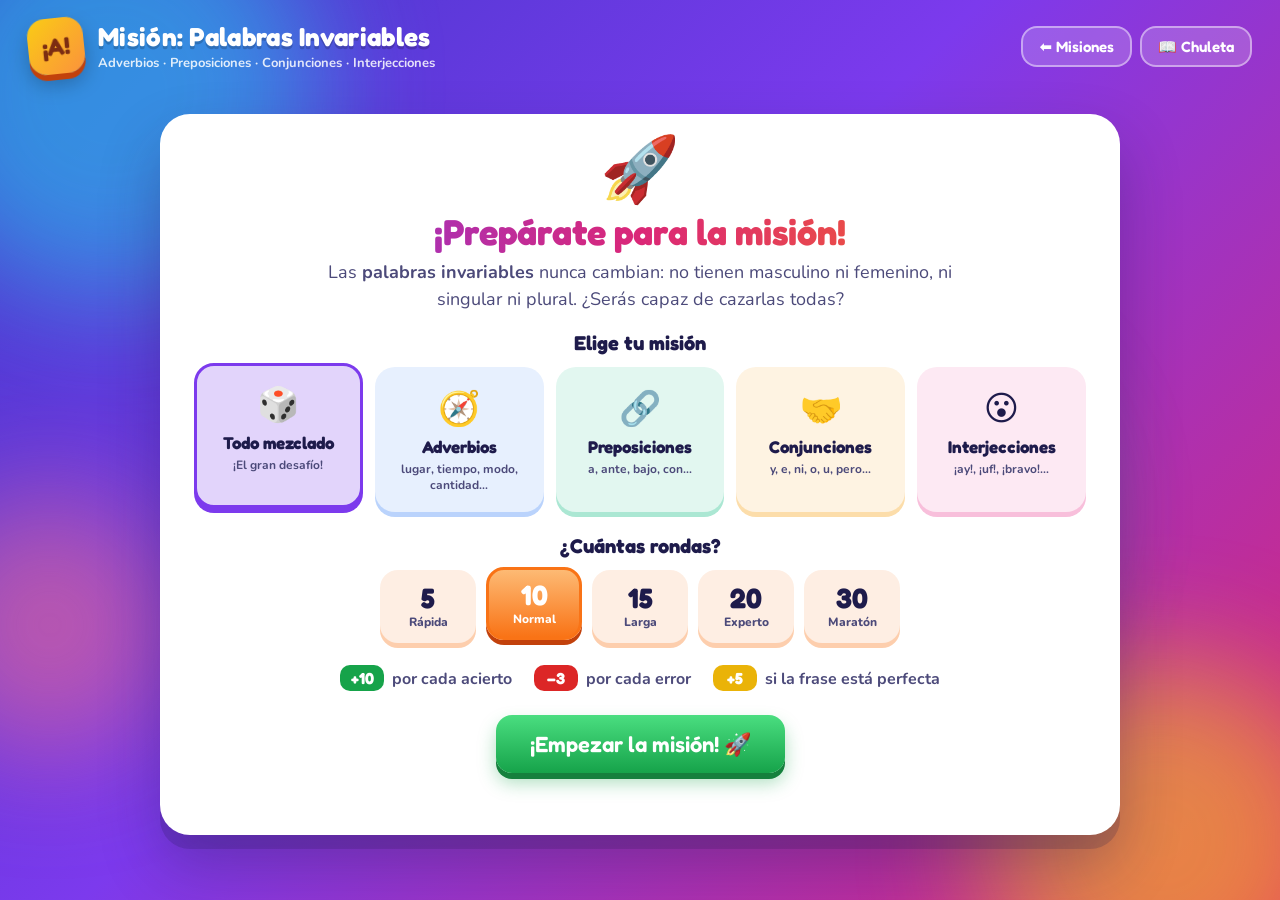
<file: palabras-invariables/index.html>
<!DOCTYPE html>
<html lang="es">
<head>
<meta charset="UTF-8">
<meta name="viewport" content="width=device-width, initial-scale=1">
<title>Misión: Palabras Invariables</title>
<link rel="preconnect" href="https://fonts.googleapis.com">
<link rel="preconnect" href="https://fonts.gstatic.com" crossorigin>
<link href="https://fonts.googleapis.com/css2?family=Fredoka:wght@400;500;600;700&family=Nunito:wght@500;700;800&display=swap" rel="stylesheet">
<link rel="stylesheet" href="styles.css">
</head>
<body>
<div class="bg-blobs" aria-hidden="true"><span></span><span></span><span></span><span></span></div>
<canvas id="confeti" aria-hidden="true"></canvas>

<header class="top">
  <div class="brand">
    <div class="logo" aria-hidden="true">¡A!</div>
    <div>
      <h1>Misión: Palabras Invariables</h1>
      <p>Adverbios · Preposiciones · Conjunciones · Interjecciones</p>
    </div>
  </div>
  <div class="hud" id="hud" hidden>
    <div class="pill pill-ronda"><span>Ronda</span><b id="hudRonda">1/10</b></div>
    <div class="pill pill-puntos" id="pillPuntos"><span>⭐ Puntos</span><b id="hudPuntos">0</b></div>
    <div class="pill pill-racha"><span>🔥 Racha</span><b id="hudRacha">0</b></div>
  </div>
  <div class="top-actions">
    <a class="btn ghost" id="btnApps" href="../lengua/index.html" title="Volver a las misiones de Lengua">⬅ Misiones</a>
    <button class="btn ghost" id="btnChuleta">📖 Chuleta</button>
    <button class="btn ghost" id="btnSalir" hidden>🏠 Inicio</button>
  </div>
</header>
<div class="progress" id="progress" hidden><div id="progressBar"></div></div>

<main>
  <!-- ============ INICIO ============ -->
  <section id="pantallaInicio" class="screen">
    <div class="card hero">
      <div class="hero-mascota" aria-hidden="true">🚀</div>
      <h2>¡Prepárate para la misión!</h2>
      <p class="lead">Las <b>palabras invariables</b> nunca cambian: no tienen masculino ni femenino, ni singular ni plural. ¿Serás capaz de cazarlas todas?</p>
      <h3 class="sub">Elige tu misión</h3>
      <div class="temas" id="temas">
        <button class="tema t-todo sel" data-topic="todo"><span class="ti">🎲</span><b>Todo mezclado</b><small>¡El gran desafío!</small></button>
        <button class="tema t-adv" data-topic="adv"><span class="ti">🧭</span><b>Adverbios</b><small>lugar, tiempo, modo, cantidad…</small></button>
        <button class="tema t-prep" data-topic="prep"><span class="ti">🔗</span><b>Preposiciones</b><small>a, ante, bajo, con…</small></button>
        <button class="tema t-conj" data-topic="conj"><span class="ti">🤝</span><b>Conjunciones</b><small>y, e, ni, o, u, pero…</small></button>
        <button class="tema t-int" data-topic="int"><span class="ti">😮</span><b>Interjecciones</b><small>¡ay!, ¡uf!, ¡bravo!…</small></button>
      </div>
      <div class="progreso" id="progreso" hidden></div>
      <h3 class="sub">¿Cuántas rondas?</h3>
      <div class="rondas" id="rondas">
        <button class="ronda-btn" data-rondas="5"><b>5</b><small>Rápida</small></button>
        <button class="ronda-btn sel" data-rondas="10"><b>10</b><small>Normal</small></button>
        <button class="ronda-btn" data-rondas="15"><b>15</b><small>Larga</small></button>
        <button class="ronda-btn" data-rondas="20"><b>20</b><small>Experto</small></button>
        <button class="ronda-btn" data-rondas="30"><b>30</b><small>Maratón</small></button>
      </div>
      <div class="reglas">
        <div><span class="rb ok">+10</span> por cada acierto</div>
        <div><span class="rb ko">−3</span> por cada error</div>
        <div><span class="rb star">+5</span> si la frase está perfecta</div>
      </div>
      <button class="btn primary big" id="btnEmpezar">¡Empezar la misión! 🚀</button>
      <p class="record" id="record"></p>
    </div>
  </section>

  <!-- ============ JUEGO ============ -->
  <section id="pantallaJuego" class="screen" hidden>
    <div class="card juego" id="cardJuego">
      <div class="modo" id="modo"></div>
      <p class="instruccion" id="instruccion"></p>
      <div class="frase" id="frase"></div>
      <div id="zonaExtra"></div>
      <div class="feedback" id="feedback" hidden></div>
      <div class="acciones">
        <button class="btn primary" id="btnComprobar" disabled>✔ Comprobar</button>
        <button class="btn secondary" id="btnSiguiente" hidden>Siguiente →</button>
      </div>
    </div>
  </section>

  <!-- ============ FIN ============ -->
  <section id="pantallaFin" class="screen" hidden>
    <div class="card fin" id="fin"></div>
  </section>
</main>

<!-- ============ CHULETA ============ -->
<dialog id="chuleta">
  <div class="chuleta-head">
    <h2>📖 Chuleta de palabras invariables</h2>
    <button class="btn ghost cerrar" id="btnCerrarChuleta" aria-label="Cerrar">✕</button>
  </div>
  <div class="chuleta-body">
    <section class="ch ch-adv">
      <h3>🧭 Adverbios</h3>
      <p>Acompañan al verbo, a un adjetivo o a otro adverbio y dicen <i>dónde, cuándo, cómo</i> o <i>cuánto</i>.</p>
      <div class="ch-grid">
        <div><b>📍 Lugar</b> aquí, ahí, allí, allá, cerca, lejos, arriba, abajo, delante, detrás, dentro, fuera, encima, debajo, enfrente, alrededor</div>
        <div><b>⏰ Tiempo</b> hoy, ayer, mañana, anoche, ahora, antes, después, luego, pronto, tarde, temprano, siempre, ya, enseguida</div>
        <div><b>🎨 Modo</b> bien, mal, así, despacio, deprisa, mejor, peor y muchos acabados en <i>-mente</i> (rápidamente)</div>
        <div><b>⚖️ Cantidad</b> muy, mucho, poco, bastante, demasiado, más, menos, tan, tanto, casi</div>
        <div><b>👍 Afirmación</b> sí, también, claro</div>
        <div><b>👎 Negación</b> no, tampoco</div>
        <div><b>🤔 Duda</b> quizás, tal vez, probablemente, acaso</div>
      </div>
      <p class="tip">💡 Varias palabras juntas pueden funcionar como un adverbio: <i>de repente, a menudo, a lo lejos</i> (locuciones adverbiales).</p>
    </section>
    <section class="ch ch-prep">
      <h3>🔗 Preposiciones</h3>
      <p>Unen palabras y van delante de un sustantivo o pronombre.</p>
      <p class="lista">a · ante · bajo · con · contra · de · desde · durante · en · entre · hacia · hasta · mediante · para · por · según · sin · sobre · tras</p>
      <p class="tip">💡 <b>al</b> = a + el y <b>del</b> = de + el: ¡llevan una preposición dentro!</p>
    </section>
    <section class="ch ch-conj">
      <h3>🤝 Conjunciones</h3>
      <p>Unen palabras u oraciones.</p>
      <p class="lista">y · e · ni · o · u · pero · aunque · porque · si</p>
      <p class="tip">💡 <b>y → e</b> delante de sonido «i»: <i>padre e hijo</i>. <b>o → u</b> delante de sonido «o»: <i>siete u ocho</i>.<br>💡 <b>si</b> (sin tilde) es conjunción; <b>sí</b> (con tilde) es adverbio de afirmación.</p>
    </section>
    <section class="ch ch-int">
      <h3>😮 Interjecciones</h3>
      <p>Expresan emociones, sensaciones o llamadas. Suelen ir entre signos de exclamación.</p>
      <p class="lista">¡ay! · ¡oh! · ¡ah! · ¡eh! · ¡uf! · ¡bah! · ¡puaj! · ¡ups! · ¡hala! · ¡bravo! · ¡olé! · ¡vaya! · ¡hola! · ¡ojalá! · ¡caramba! · ¡socorro!</p>
    </section>
  </div>
</dialog>

<script src="datos.js"></script>
<script src="app.js"></script>
</body>
</html>
</file>
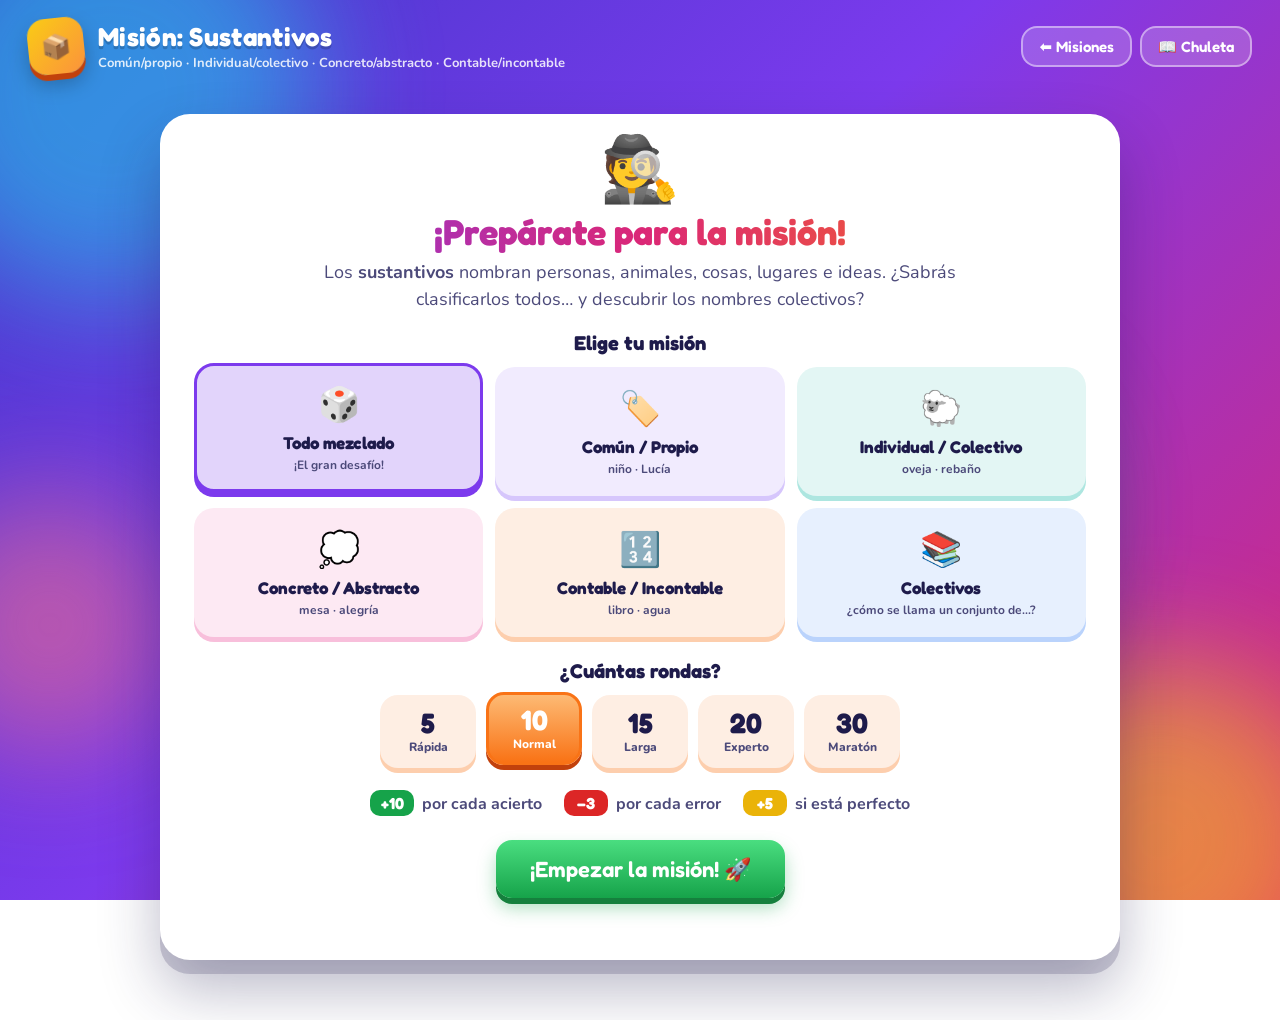
<file: sustantivos/index.html>
<!DOCTYPE html>
<html lang="es">
<head>
<meta charset="UTF-8">
<meta name="viewport" content="width=device-width, initial-scale=1">
<title>Misión: Sustantivos</title>
<link rel="preconnect" href="https://fonts.googleapis.com">
<link rel="preconnect" href="https://fonts.gstatic.com" crossorigin>
<link href="https://fonts.googleapis.com/css2?family=Fredoka:wght@400;500;600;700&family=Nunito:wght@500;700;800&display=swap" rel="stylesheet">
<link rel="stylesheet" href="styles.css">
</head>
<body>
<div class="bg-blobs" aria-hidden="true"><span></span><span></span><span></span><span></span></div>
<canvas id="confeti" aria-hidden="true"></canvas>

<header class="top">
  <div class="brand">
    <div class="logo" aria-hidden="true">📦</div>
    <div>
      <h1>Misión: Sustantivos</h1>
      <p>Común/propio · Individual/colectivo · Concreto/abstracto · Contable/incontable</p>
    </div>
  </div>
  <div class="hud" id="hud" hidden>
    <div class="pill pill-ronda"><span>Ronda</span><b id="hudRonda">1/10</b></div>
    <div class="pill pill-puntos" id="pillPuntos"><span>⭐ Puntos</span><b id="hudPuntos">0</b></div>
    <div class="pill pill-racha"><span>🔥 Racha</span><b id="hudRacha">0</b></div>
  </div>
  <div class="top-actions">
    <a class="btn ghost" id="btnApps" href="../lengua/index.html" title="Volver a las misiones de Lengua">⬅ Misiones</a>
    <button class="btn ghost" id="btnChuleta">📖 Chuleta</button>
    <button class="btn ghost" id="btnSalir" hidden>🏠 Inicio</button>
  </div>
</header>
<div class="progress" id="progress" hidden><div id="progressBar"></div></div>

<main>
  <!-- ============ INICIO ============ -->
  <section id="pantallaInicio" class="screen">
    <div class="card hero">
      <div class="hero-mascota" aria-hidden="true">🕵️</div>
      <h2>¡Prepárate para la misión!</h2>
      <p class="lead">Los <b>sustantivos</b> nombran personas, animales, cosas, lugares e ideas. ¿Sabrás clasificarlos todos… y descubrir los nombres colectivos?</p>
      <h3 class="sub">Elige tu misión</h3>
      <div class="temas temas-6" id="temas">
        <button class="tema t-todo sel" data-topic="todo"><span class="ti">🎲</span><b>Todo mezclado</b><small>¡El gran desafío!</small></button>
        <button class="tema t-cp" data-topic="cp"><span class="ti">🏷️</span><b>Común / Propio</b><small>niño · Lucía</small></button>
        <button class="tema t-ic" data-topic="ic"><span class="ti">🐑</span><b>Individual / Colectivo</b><small>oveja · rebaño</small></button>
        <button class="tema t-ca" data-topic="ca"><span class="ti">💭</span><b>Concreto / Abstracto</b><small>mesa · alegría</small></button>
        <button class="tema t-cn" data-topic="cn"><span class="ti">🔢</span><b>Contable / Incontable</b><small>libro · agua</small></button>
        <button class="tema t-voc" data-topic="voc"><span class="ti">📚</span><b>Colectivos</b><small>¿cómo se llama un conjunto de…?</small></button>
      </div>
      <div class="progreso" id="progreso" hidden></div>
      <h3 class="sub">¿Cuántas rondas?</h3>
      <div class="rondas" id="rondas">
        <button class="ronda-btn" data-rondas="5"><b>5</b><small>Rápida</small></button>
        <button class="ronda-btn sel" data-rondas="10"><b>10</b><small>Normal</small></button>
        <button class="ronda-btn" data-rondas="15"><b>15</b><small>Larga</small></button>
        <button class="ronda-btn" data-rondas="20"><b>20</b><small>Experto</small></button>
        <button class="ronda-btn" data-rondas="30"><b>30</b><small>Maratón</small></button>
      </div>
      <div class="reglas">
        <div><span class="rb ok">+10</span> por cada acierto</div>
        <div><span class="rb ko">−3</span> por cada error</div>
        <div><span class="rb star">+5</span> si está perfecto</div>
      </div>
      <button class="btn primary big" id="btnEmpezar">¡Empezar la misión! 🚀</button>
      <p class="record" id="record"></p>
    </div>
  </section>

  <!-- ============ JUEGO ============ -->
  <section id="pantallaJuego" class="screen" hidden>
    <div class="card juego" id="cardJuego">
      <div class="modo" id="modo"></div>
      <p class="instruccion" id="instruccion"></p>
      <div class="frase" id="frase"></div>
      <div id="zonaExtra"></div>
      <div class="feedback" id="feedback" hidden></div>
      <div class="acciones">
        <button class="btn primary" id="btnComprobar" disabled>✔ Comprobar</button>
        <button class="btn secondary" id="btnSiguiente" hidden>Siguiente →</button>
      </div>
    </div>
  </section>

  <!-- ============ FIN ============ -->
  <section id="pantallaFin" class="screen" hidden>
    <div class="card fin" id="fin"></div>
  </section>
</main>

<!-- ============ CHULETA ============ -->
<dialog id="chuleta">
  <div class="chuleta-head">
    <h2>📖 Chuleta de los sustantivos</h2>
    <button class="btn ghost cerrar" id="btnCerrarChuleta" aria-label="Cerrar">✕</button>
  </div>
  <div class="chuleta-body">
    <section class="ch ch-cp">
      <h3>🏷️ Común / Propio</h3>
      <div class="ch-grid">
        <div><b>Común</b> Nombra cualquier persona, animal o cosa de su clase: <i>niño, río, ciudad</i>.</div>
        <div><b>Propio</b> Nombra a uno en concreto para distinguirlo. ¡Siempre con mayúscula! <i>Lucía, Ebro, Madrid</i>.</div>
      </div>
    </section>
    <section class="ch ch-ic">
      <h3>🐑 Individual / Colectivo</h3>
      <div class="ch-grid">
        <div><b>Individual</b> En singular nombra a un solo ser: <i>oveja, árbol, músico</i>.</div>
        <div><b>Colectivo</b> En singular nombra un conjunto: <i>rebaño, bosque, orquesta</i>.</div>
      </div>
      <p class="tip">💡 Truco: pregúntate «¿esta palabra, en singular, ya son muchos?». Un rebaño = muchas ovejas.</p>
    </section>
    <section class="ch ch-ca">
      <h3>💭 Concreto / Abstracto</h3>
      <div class="ch-grid">
        <div><b>Concreto</b> Se puede percibir con los sentidos (ver, tocar, oler…): <i>mesa, agua, aire</i>.</div>
        <div><b>Abstracto</b> Ideas, sentimientos o cualidades que no se pueden percibir: <i>alegría, bondad, idea</i>.</div>
      </div>
    </section>
    <section class="ch ch-cn">
      <h3>🔢 Contable / Incontable</h3>
      <div class="ch-grid">
        <div><b>Contable</b> Se puede contar con números: <i>un libro, dos libros</i>.</div>
        <div><b>Incontable</b> No se cuenta, se mide: <i>agua, arena, leche</i> (decimos «un vaso de agua», no «tres aguas»).</div>
      </div>
      <p class="tip">💡 Esta clasificación se usa con los nombres comunes.</p>
    </section>
    <section class="ch ch-voc">
      <h3>📚 Nombres colectivos</h3>
      <div class="ch-col">
        <span><b>rebaño</b> ovejas</span><span><b>enjambre</b> abejas</span><span><b>jauría</b> perros</span><span><b>manada</b> lobos</span>
        <span><b>bandada</b> pájaros</span><span><b>banco</b> peces</span><span><b>piara</b> cerdos</span><span><b>flota</b> barcos</span>
        <span><b>archipiélago</b> islas</span><span><b>constelación</b> estrellas</span><span><b>cordillera</b> montañas</span><span><b>bosque</b> árboles</span>
        <span><b>pinar</b> pinos</span><span><b>olivar</b> olivos</span><span><b>viñedo</b> vides</span><span><b>alameda</b> álamos</span>
        <span><b>robledal</b> robles</span><span><b>naranjal</b> naranjos</span><span><b>ejército</b> soldados</span><span><b>orquesta</b> músicos</span>
        <span><b>coro</b> cantantes</span><span><b>tripulación</b> marineros</span><span><b>equipo</b> jugadores</span><span><b>alumnado</b> alumnos</span>
        <span><b>profesorado</b> profesores</span><span><b>vecindario</b> vecinos</span><span><b>clientela</b> clientes</span><span><b>público</b> espectadores</span>
        <span><b>multitud</b> personas</span><span><b>vajilla</b> platos y tazas</span><span><b>cubertería</b> cubiertos</span><span><b>mobiliario</b> muebles</span>
        <span><b>dentadura</b> dientes</span><span><b>abecedario</b> letras</span><span><b>racimo</b> uvas</span><span><b>ramo</b> flores</span>
        <span><b>baraja</b> cartas</span><span><b>biblioteca</b> libros</span><span><b>vocabulario</b> palabras</span><span><b>pelotón</b> ciclistas</span>
        <span><b>cañaveral</b> cañas</span><span><b>pedregal</b> piedras</span><span><b>hojarasca</b> hojas secas</span><span><b>yeguada</b> caballos</span>
      </div>
    </section>
  </div>
</dialog>

<script src="datos.js"></script>
<script src="app.js"></script>
</body>
</html>
</file>
<file: adjetivos/styles.css>
/* ================= Misión: Palabras Invariables ================= */
:root{
  --ink:#1e1b4b;
  --ink-soft:#4c4a7a;
  --card:#ffffff;
  --adv:#3b82f6;   --adv-l:#dbeafe;
  --prep:#10b981;  --prep-l:#d1fae5;
  --conj:#f59e0b;  --conj-l:#fef3c7;
  --int:#ec4899;   --int-l:#fce7f3;
  --otra:#64748b;  --otra-l:#f1f5f9;
  --lugar:#06b6d4; --tiempo:#8b5cf6; --modo:#3b82f6; --cantidad:#f97316;
  --ok:#16a34a;  --ok-l:#dcfce7;
  --ko:#dc2626;  --ko-l:#fee2e2;
  --miss:#d97706;--miss-l:#fef3c7;
  --sel:#7c3aed; --sel-l:#ede9fe;
  --radius:22px;
  --font-title:"Fredoka","Baloo 2","Trebuchet MS",system-ui,sans-serif;
  --font-body:"Nunito","Segoe UI",system-ui,sans-serif;
}
*{box-sizing:border-box}
[hidden]{display:none!important}
html,body{margin:0;min-height:100%}
body{
  font-family:var(--font-body);
  color:var(--ink);
  background:linear-gradient(135deg,#4338ca 0%,#7c3aed 45%,#db2777 100%);
  background-attachment:fixed;
  min-height:100vh;
  overflow-x:hidden;
}
/* blobs de colores flotando */
.bg-blobs{position:fixed;inset:0;z-index:0;pointer-events:none;overflow:hidden}
.bg-blobs span{position:absolute;border-radius:50%;filter:blur(60px);opacity:.55;animation:flotar 18s ease-in-out infinite}
.bg-blobs span:nth-child(1){width:420px;height:420px;background:#22d3ee;top:-120px;left:-100px}
.bg-blobs span:nth-child(2){width:360px;height:360px;background:#facc15;bottom:-120px;right:-60px;animation-delay:-5s}
.bg-blobs span:nth-child(3){width:300px;height:300px;background:#34d399;top:40%;left:60%;animation-delay:-9s}
.bg-blobs span:nth-child(4){width:260px;height:260px;background:#fb7185;top:55%;left:-80px;animation-delay:-13s}
@keyframes flotar{0%,100%{transform:translate(0,0) scale(1)}33%{transform:translate(40px,-30px) scale(1.1)}66%{transform:translate(-30px,30px) scale(.95)}}
#confeti{position:fixed;inset:0;width:100%;height:100%;pointer-events:none;z-index:50}

/* ================= Cabecera ================= */
.top{position:relative;z-index:2;display:flex;align-items:center;justify-content:space-between;gap:16px;flex-wrap:wrap;padding:18px 28px;color:#fff}
.brand{display:flex;align-items:center;gap:14px}
.logo{width:56px;height:56px;border-radius:18px;display:grid;place-items:center;font-family:var(--font-title);font-weight:700;font-size:24px;
  background:linear-gradient(135deg,#facc15,#fb923c);color:#7c2d12;box-shadow:0 6px 0 #c2410c,0 10px 20px rgba(0,0,0,.25);transform:rotate(-6deg)}
.brand h1{font-family:var(--font-title);font-size:26px;margin:0;letter-spacing:.3px;text-shadow:0 3px 0 rgba(0,0,0,.18)}
.brand p{margin:2px 0 0;font-size:13px;opacity:.85;font-weight:700}
.hud{display:flex;gap:10px}
.pill{background:rgba(255,255,255,.16);backdrop-filter:blur(6px);border:2px solid rgba(255,255,255,.35);border-radius:16px;padding:6px 16px;text-align:center;min-width:92px;position:relative}
.pill span{display:block;font-size:11px;font-weight:800;text-transform:uppercase;letter-spacing:.8px;opacity:.9}
.pill b{font-family:var(--font-title);font-size:24px;line-height:1.1}
.pill-puntos{background:rgba(250,204,21,.25);border-color:#fde047}
.pill-racha{background:rgba(251,113,133,.25);border-color:#fda4af}
.pill.bump b{animation:bump .5s}
@keyframes bump{0%{transform:scale(1)}40%{transform:scale(1.45)}100%{transform:scale(1)}}
.flot{position:absolute;left:50%;top:-6px;transform:translateX(-50%);font-family:var(--font-title);font-weight:700;font-size:22px;pointer-events:none;animation:subir 1.3s ease-out forwards;text-shadow:0 2px 0 rgba(0,0,0,.25)}
.flot.pos{color:#bef264}.flot.neg{color:#fecaca}
@keyframes subir{0%{opacity:0;transform:translate(-50%,10px) scale(.6)}20%{opacity:1;transform:translate(-50%,-10px) scale(1.2)}100%{opacity:0;transform:translate(-50%,-50px) scale(1)}}
.top-actions{display:flex;gap:8px}
.progress{position:relative;z-index:2;height:12px;margin:0 28px;border-radius:99px;background:rgba(255,255,255,.2);overflow:hidden}
#progressBar{height:100%;width:0;border-radius:99px;background:linear-gradient(90deg,#facc15,#4ade80,#22d3ee);transition:width .6s cubic-bezier(.3,1.4,.5,1)}

/* ================= Botones ================= */
.btn{font-family:var(--font-title);font-weight:600;font-size:17px;border:0;border-radius:16px;padding:12px 22px;cursor:pointer;transition:transform .12s,box-shadow .12s,filter .12s;color:#fff}
.btn:active:not(:disabled){transform:translateY(4px)}
.btn:disabled{cursor:not-allowed;filter:grayscale(.7);opacity:.55}
.btn.primary{background:linear-gradient(180deg,#4ade80,#16a34a);box-shadow:0 6px 0 #15803d,0 10px 18px rgba(22,163,74,.35)}
.btn.primary:active:not(:disabled){box-shadow:0 2px 0 #15803d}
.btn.secondary{background:linear-gradient(180deg,#60a5fa,#4f46e5);box-shadow:0 6px 0 #3730a3,0 10px 18px rgba(79,70,229,.35)}
.btn.secondary:active{box-shadow:0 2px 0 #3730a3}
a.btn{text-decoration:none;display:inline-flex;align-items:center}
.btn.ghost{background:rgba(255,255,255,.18);border:2px solid rgba(255,255,255,.45);color:#fff;padding:9px 16px;font-size:15px}
.btn.ghost:hover{background:rgba(255,255,255,.3)}
.btn.big{font-size:22px;padding:16px 34px}
.btn:hover:not(:disabled){filter:brightness(1.07)}

/* ================= Pantallas ================= */
main{position:relative;z-index:1;max-width:1000px;margin:0 auto;padding:22px 20px 60px}
.card{background:var(--card);border-radius:30px;padding:30px 34px;box-shadow:0 14px 0 rgba(30,27,75,.18),0 30px 60px rgba(30,27,75,.3);animation:entrar .45s cubic-bezier(.3,1.5,.5,1)}
@keyframes entrar{from{opacity:0;transform:translateY(24px) scale(.97)}to{opacity:1;transform:none}}

/* Inicio */
.hero{text-align:center;position:relative}
.hero-mascota{font-size:64px;line-height:1;margin-top:-6px;animation:cohete 2.4s ease-in-out infinite;display:inline-block}
@keyframes cohete{0%,100%{transform:translateY(0) rotate(-8deg)}50%{transform:translateY(-12px) rotate(4deg)}}
.hero h2{font-family:var(--font-title);font-size:36px;margin:8px 0 6px;background:linear-gradient(90deg,#7c3aed,#db2777,#f97316);-webkit-background-clip:text;background-clip:text;color:transparent}
.lead{font-size:18px;color:var(--ink-soft);max-width:640px;margin:0 auto 18px;line-height:1.5}
.sub{font-family:var(--font-title);font-size:20px;margin:6px 0 12px}
.temas{display:grid;grid-template-columns:repeat(5,1fr);gap:12px;margin-bottom:22px}
.tema{--c:#7c3aed;border:3px solid transparent;border-radius:20px;padding:16px 10px;cursor:pointer;background:color-mix(in srgb,var(--c) 12%,#fff);
  display:flex;flex-direction:column;align-items:center;gap:4px;font-family:var(--font-body);color:var(--ink);transition:transform .15s,box-shadow .15s;box-shadow:0 5px 0 color-mix(in srgb,var(--c) 35%,#fff)}
.tema:hover{transform:translateY(-4px) rotate(-1deg)}
.tema .ti{font-size:34px}
.tema b{font-family:var(--font-title);font-size:17px}
.tema small{font-size:12px;color:var(--ink-soft);font-weight:700}
.tema.sel{border-color:var(--c);background:color-mix(in srgb,var(--c) 22%,#fff);box-shadow:0 5px 0 var(--c);transform:translateY(-4px)}
.t-todo{--c:#7c3aed}.t-adv{--c:var(--adv)}.t-prep{--c:var(--prep)}.t-conj{--c:var(--conj)}.t-int{--c:var(--int)}
/* Insignias de progreso en las tarjetas */
.tema{position:relative}
.insignia{position:absolute;top:8px;right:8px;font-size:12px;font-weight:800;padding:2px 8px;border-radius:99px;color:#fff;font-family:var(--font-body)}
.i-flojo{background:#dc2626}.i-mejorando{background:#f59e0b}.i-dominado{background:#16a34a}
.tema.practicar{border-color:#ef4444}
@keyframes aviso{0%,100%{box-shadow:0 5px 0 #fca5a5,0 0 0 0 rgba(239,68,68,.55)}50%{box-shadow:0 5px 0 #fca5a5,0 0 0 10px rgba(239,68,68,0)}}
.cinta{position:absolute;top:-12px;left:50%;transform:translateX(-50%) rotate(-3deg);background:linear-gradient(90deg,#ef4444,#f97316);color:#fff;font-family:var(--font-title);font-weight:600;font-size:13px;padding:3px 12px;border-radius:99px;white-space:nowrap;box-shadow:0 3px 0 #b91c1c}

/* Panel «Tu progreso» */
.progreso{text-align:left;background:linear-gradient(135deg,#f5f3ff,#eff6ff);border:3px solid #ddd6fe;border-radius:20px;margin:0 auto 22px;max-width:640px}
.progreso summary{list-style:none;cursor:pointer;display:flex;align-items:center;gap:10px;padding:10px 16px;flex-wrap:wrap}
.progreso summary::-webkit-details-marker{display:none}
.prog-tit{font-family:var(--font-title);font-weight:600;font-size:17px}
.prog-chip{font-size:13px;font-weight:800;padding:3px 10px;border-radius:99px}
.prog-chip.hay{background:#fee2e2;color:#991b1b}
.prog-chip.nada{background:#dcfce7;color:#166534}
.prog-flecha{margin-left:auto;font-size:18px;color:var(--ink-soft);transition:transform .2s}
.progreso details[open] .prog-flecha{transform:rotate(180deg)}
.prog-cuerpo{padding:0 16px 14px}
.prog-head{display:flex;align-items:center;justify-content:space-between;gap:10px;flex-wrap:wrap}
.prog-head h3{font-family:var(--font-title);margin:0;font-size:20px}
.btn-link{background:none;border:0;color:var(--ink-soft);font-weight:800;font-family:var(--font-body);cursor:pointer;font-size:13px;text-decoration:underline}
.prog-reco{margin:8px 0 12px;padding:10px 14px;border-radius:14px;font-weight:700;line-height:1.4}
.prog-reco.hay{background:#fee2e2;color:#7f1d1d;border:2px solid #fca5a5}
.prog-reco.nada{background:#dcfce7;color:#14532d;border:2px solid #86efac}
.prog-filas{display:grid;gap:6px}
.prog-fila{display:grid;grid-template-columns:170px 1fr 54px 130px;align-items:center;gap:10px;padding:7px 12px;border-radius:14px;border:2px solid transparent;background:#fff;cursor:pointer;font-family:var(--font-body);color:var(--ink);text-align:left;transition:transform .12s}
.prog-fila:hover{transform:translateX(4px)}
.prog-fila.es-sub{margin-left:22px;background:rgba(255,255,255,.7)}
.pf-nombre{font-weight:800;font-size:14px}
.pf-barra{height:12px;background:#eef2ff;border-radius:99px;overflow:hidden}
.pf-barra span{display:block;height:100%;border-radius:99px;background:#94a3b8}
.pf-pct{font-family:var(--font-title);font-weight:600;text-align:right}
.pf-estado{font-size:12px;font-weight:800;padding:3px 8px;border-radius:99px;text-align:center;background:#f1f5f9;color:#475569}
.e-flojo{border-color:#fca5a5;background:#fff5f5}
.e-flojo .pf-barra span{background:#ef4444}.e-flojo .pf-estado{background:#dc2626;color:#fff}
.e-mejorando .pf-barra span{background:#f59e0b}.e-mejorando .pf-estado{background:#fef3c7;color:#92400e}
.e-dominado .pf-barra span{background:#22c55e}.e-dominado .pf-estado{background:#dcfce7;color:#166534}
.prog-nota{margin:10px 0 0;font-size:12px;font-weight:700;color:var(--ink-soft)}

.rondas{display:flex;justify-content:center;gap:10px;flex-wrap:wrap;margin-bottom:22px}
.ronda-btn{--c:#f97316;width:96px;padding:10px 6px;border-radius:18px;cursor:pointer;border:3px solid transparent;background:color-mix(in srgb,var(--c) 12%,#fff);
  box-shadow:0 5px 0 color-mix(in srgb,var(--c) 35%,#fff);display:flex;flex-direction:column;align-items:center;color:var(--ink);font-family:var(--font-body);transition:transform .15s}
.ronda-btn:hover{transform:translateY(-3px)}
.ronda-btn b{font-family:var(--font-title);font-size:28px;line-height:1.1}
.ronda-btn small{font-size:12px;font-weight:800;color:var(--ink-soft)}
.ronda-btn.sel{border-color:var(--c);background:linear-gradient(180deg,#fdba74,#f97316);color:#fff;box-shadow:0 5px 0 #c2410c;transform:translateY(-3px)}
.ronda-btn.sel small{color:#fff}
.reglas{display:flex;flex-wrap:wrap;justify-content:center;gap:10px 22px;margin:0 0 24px;font-weight:700;color:var(--ink-soft)}
.rb{display:inline-block;min-width:44px;padding:3px 8px;border-radius:10px;color:#fff;font-family:var(--font-title);margin-right:4px}
.rb.ok{background:var(--ok)}.rb.ko{background:var(--ko)}.rb.star{background:#eab308}.rb.info{background:#6366f1}
.record{margin:16px 0 0;font-weight:800;color:#a16207;min-height:1em}

/* Juego */
.modo{display:inline-flex;align-items:center;gap:8px;font-family:var(--font-title);font-weight:600;font-size:15px;color:#fff;padding:7px 16px;border-radius:99px;text-transform:uppercase;letter-spacing:.8px;box-shadow:0 4px 0 rgba(0,0,0,.15)}
.modo.m-selecciona{background:linear-gradient(90deg,#8b5cf6,#6366f1)}
.modo.m-quepalabra{background:linear-gradient(90deg,#f97316,#f43f5e)}
.modo.m-clasificaAdv{background:linear-gradient(90deg,#06b6d4,#3b82f6)}
.modo.m-granClasif{background:linear-gradient(90deg,#10b981,#84cc16)}
.instruccion{font-size:20px;font-weight:700;margin:16px 0 14px;line-height:1.45}
.instruccion .objetivo{display:inline-block;padding:1px 12px;border-radius:10px;color:#fff;font-family:var(--font-title);font-weight:600}
.obj-adv{background:var(--adv)}.obj-prep{background:var(--prep)}.obj-conj{background:var(--conj)}.obj-int{background:var(--int)}

.frase{font-family:var(--font-title);font-size:30px;font-weight:500;line-height:2.1;padding:22px 26px;border-radius:var(--radius);
  background:repeating-linear-gradient(0deg,#f8fafc 0 2px,#fff 2px 4px);border:3px dashed #c7d2fe;margin-bottom:18px}
.w{display:inline-flex;flex-direction:column;align-items:center;vertical-align:top;line-height:1.5;padding:0 3px;margin:0;border-radius:12px;border:3px solid transparent;position:relative;transition:transform .12s,background .15s,border-color .15s}
.w .lab{font-family:var(--font-body);font-size:12px;font-weight:800;line-height:1.2;padding:2px 7px;border-radius:7px;color:#fff;white-space:nowrap;margin-bottom:4px;animation:pop .35s cubic-bezier(.3,1.6,.5,1)}
.w.clic{cursor:pointer}
.w.clic:hover{background:#f5f3ff;transform:translateY(-2px)}
.w.clic:focus-visible{outline:3px solid #a78bfa;outline-offset:2px}
.w.sel{background:var(--sel-l);border-color:var(--sel);color:#4c1d95;transform:translateY(-3px);box-shadow:0 4px 0 #c4b5fd}
.w.foco{background:#fff7ed;border-color:#fb923c;color:#9a3412;animation:latido 1.4s ease-in-out infinite}
@keyframes latido{0%,100%{transform:scale(1)}50%{transform:scale(1.07)}}
.w.marca{border-bottom:3px dashed #a5b4fc;border-radius:4px}
.w.ok{background:var(--ok-l);border-color:var(--ok);color:#14532d}
.w.ko{background:var(--ko-l);border-color:var(--ko);color:#7f1d1d;animation:temblor .45s}
.w.miss{background:var(--miss-l);border-color:var(--miss);border-style:dashed;color:#78350f}
.w.ok::after,.w.ko::after,.w.miss::after{position:absolute;top:-12px;right:-10px;width:22px;height:22px;border-radius:50%;display:grid;place-items:center;font-size:13px;color:#fff;font-family:var(--font-body);font-weight:800;line-height:1}
.w.ok::after{content:"✓";background:var(--ok)}
.w.ko::after{content:"✗";background:var(--ko)}
.w.miss::after{content:"!";background:var(--miss)}
@keyframes temblor{0%,100%{transform:translateX(0)}20%{transform:translateX(-6px)}40%{transform:translateX(6px)}60%{transform:translateX(-4px)}80%{transform:translateX(4px)}}
@keyframes pop{from{transform:scale(0)}to{transform:scale(1)}}

.lab.hueco{visibility:hidden}
.w.punt{padding:0;margin:0 -5px;border:0;min-width:0}
.lab.c-adv{background:var(--adv)}.lab.c-prep{background:var(--prep)}.lab.c-conj{background:var(--conj)}.lab.c-int{background:var(--int)}.lab.c-otra{background:var(--otra)}

/* Opciones ¿Qué palabra es? */
.opciones{display:grid;grid-template-columns:repeat(5,1fr);gap:12px;margin-bottom:18px}
.opcion{--c:#64748b;font-family:var(--font-title);font-weight:600;font-size:17px;padding:16px 8px;border-radius:18px;cursor:pointer;
  border:3px solid color-mix(in srgb,var(--c) 45%,#fff);background:color-mix(in srgb,var(--c) 10%,#fff);color:var(--ink);
  box-shadow:0 5px 0 color-mix(in srgb,var(--c) 40%,#fff);transition:transform .12s;display:flex;flex-direction:column;align-items:center;gap:4px}
.opcion .oi{font-size:30px}
.opcion:hover:not(:disabled){transform:translateY(-3px)}
.opcion.sel{background:var(--c);color:#fff;border-color:var(--c);box-shadow:0 5px 0 color-mix(in srgb,var(--c) 70%,#000)}
.opcion.ok{background:var(--ok);border-color:var(--ok);color:#fff;box-shadow:0 5px 0 #14532d}
.opcion.ko{background:var(--ko);border-color:var(--ko);color:#fff;box-shadow:0 5px 0 #7f1d1d;animation:temblor .45s}
.opcion:disabled{cursor:default}
.o-adv{--c:var(--adv)}.o-prep{--c:var(--prep)}.o-conj{--c:var(--conj)}.o-int{--c:var(--int)}.o-otra{--c:var(--otra)}

/* Arrastrar y soltar */
.banco{min-height:76px;padding:14px;border-radius:var(--radius);background:linear-gradient(135deg,#eef2ff,#fdf2f8);border:3px dashed #a5b4fc;display:flex;flex-wrap:wrap;gap:10px;align-items:center;justify-content:center;margin-bottom:16px;transition:background .2s}
.banco.vacio::after{content:"🎯 ¡Todas colocadas! Pulsa «Comprobar».";font-weight:800;color:#6366f1}
.banco.sobre,.pozo.sobre{background:#fef9c3;border-color:#eab308}
.chip{font-family:var(--font-title);font-weight:600;font-size:21px;padding:8px 16px;border-radius:14px;background:#fff;border:3px solid #6366f1;color:#312e81;cursor:grab;user-select:none;
  box-shadow:0 5px 0 #a5b4fc;transition:transform .12s,box-shadow .12s;position:relative}
.chip:hover{transform:translateY(-3px) rotate(-2deg)}
.chip:active{cursor:grabbing}
.chip.cogido{background:#6366f1;color:#fff;transform:translateY(-4px) scale(1.06);box-shadow:0 7px 0 #3730a3}
.chip.arrastrando{opacity:.4}
.chip.ok{background:var(--ok-l);border-color:var(--ok);color:#14532d;box-shadow:0 5px 0 #86efac;cursor:default}
.chip.ko{background:var(--ko-l);border-color:var(--ko);color:#7f1d1d;box-shadow:0 5px 0 #fca5a5;cursor:default;animation:temblor .45s}
.chip .correccion{display:block;font-family:var(--font-body);font-size:12px;font-weight:800;color:var(--ko)}
.pozos{display:grid;grid-template-columns:repeat(4,1fr);gap:12px;margin-bottom:18px}
.pozo{--c:#6366f1;border-radius:var(--radius);border:3px solid var(--c);background:color-mix(in srgb,var(--c) 9%,#fff);min-height:170px;display:flex;flex-direction:column;overflow:hidden;cursor:pointer;transition:transform .15s,background .15s}
.pozo:hover{transform:translateY(-2px)}
.pozo-h{background:var(--c);color:#fff;font-family:var(--font-title);font-weight:600;font-size:18px;padding:10px;text-align:center}
.pozo-h .pi{font-size:22px;margin-right:4px}
.pozo-b{flex:1;padding:12px;display:flex;flex-wrap:wrap;gap:8px;align-content:flex-start;justify-content:center}
.p-L{--c:var(--lugar)}.p-T{--c:var(--tiempo)}.p-M{--c:var(--modo)}.p-C{--c:var(--cantidad)}
.p-adv{--c:var(--adv)}.p-prep{--c:var(--prep)}.p-conj{--c:var(--conj)}.p-int{--c:var(--int)}

/* Feedback */
.feedback{border-radius:var(--radius);padding:18px 22px;margin-bottom:18px;animation:entrar .4s cubic-bezier(.3,1.5,.5,1)}
.feedback.perfecto{background:linear-gradient(135deg,#dcfce7,#d9f99d);border:3px solid #22c55e}
.feedback.casi{background:linear-gradient(135deg,#fef9c3,#ffedd5);border:3px solid #f59e0b}
.feedback.mal{background:linear-gradient(135deg,#fee2e2,#fce7f3);border:3px solid #f43f5e}
.fb-top{display:flex;align-items:center;justify-content:space-between;gap:12px;flex-wrap:wrap}
.fb-head{font-family:var(--font-title);font-size:26px;font-weight:700}
.fb-pts{font-family:var(--font-title);font-size:28px;font-weight:700;padding:4px 16px;border-radius:14px;color:#fff}
.fb-pts.pos{background:#16a34a}.fb-pts.neg{background:#dc2626}.fb-pts.cero{background:#64748b}
.fb-stats{font-weight:800;margin-top:6px;color:var(--ink-soft)}
.notas{margin:12px 0 0;padding:0;list-style:none}
.notas li{background:rgba(255,255,255,.75);border-radius:12px;padding:8px 12px;margin-top:8px;font-weight:600;line-height:1.4}
.leyenda{display:flex;flex-wrap:wrap;gap:12px;margin-top:10px;font-size:13px;font-weight:800;color:var(--ink-soft)}
.leyenda span{display:inline-flex;align-items:center;gap:5px}
.leyenda i{width:16px;height:16px;border-radius:5px;border:3px solid;display:inline-block}
.acciones{display:flex;justify-content:flex-end;gap:12px}

/* Fin */
.fin{text-align:center}
.fin .trofeo{font-size:80px;line-height:1;animation:cohete 2.4s ease-in-out infinite;display:inline-block}
.fin h2{font-family:var(--font-title);font-size:36px;margin:8px 0 0}
.fin .gran-puntos{font-family:var(--font-title);font-size:84px;font-weight:700;line-height:1.1;background:linear-gradient(90deg,#f59e0b,#ec4899,#8b5cf6);-webkit-background-clip:text;background-clip:text;color:transparent}
.fin .nuevo-record{display:inline-block;background:#facc15;color:#713f12;font-family:var(--font-title);font-weight:700;padding:6px 18px;border-radius:99px;transform:rotate(-3deg);box-shadow:0 4px 0 #ca8a04;animation:latido 1.2s infinite}
.fin-datos{display:flex;justify-content:center;gap:14px;flex-wrap:wrap;margin:18px 0}
.fin-datos div{background:#f5f3ff;border-radius:16px;padding:10px 20px;font-weight:800}
.fin-datos b{display:block;font-family:var(--font-title);font-size:28px;color:#7c3aed}
.barras{max-width:560px;margin:10px auto 18px;text-align:left}
.barra{margin:10px 0}
.barra .bl{display:flex;justify-content:space-between;font-weight:800;margin-bottom:4px}
.barra .bt{height:18px;border-radius:99px;background:#eef2ff;overflow:hidden}
.barra .bf{height:100%;border-radius:99px;width:0;transition:width 1s cubic-bezier(.3,1.2,.5,1)}
.consejo{font-weight:700;color:var(--ink-soft);margin-bottom:20px}
.fin-botones{display:flex;justify-content:center;gap:14px;flex-wrap:wrap}

/* Chuleta */
dialog#chuleta{border:0;border-radius:28px;padding:0;max-width:900px;width:calc(100% - 32px);max-height:88vh;color:var(--ink);box-shadow:0 30px 80px rgba(0,0,0,.45)}
dialog#chuleta::backdrop{background:rgba(30,27,75,.55);backdrop-filter:blur(4px)}
.chuleta-head{position:sticky;top:0;display:flex;align-items:center;justify-content:space-between;padding:16px 24px;background:linear-gradient(90deg,#7c3aed,#db2777);color:#fff;z-index:1}
.chuleta-head h2{font-family:var(--font-title);margin:0;font-size:24px}
.chuleta-body{padding:18px 24px 26px;display:grid;gap:14px}
.ch{border-radius:20px;padding:14px 18px;border-left:8px solid var(--c);background:color-mix(in srgb,var(--c) 8%,#fff)}
.ch h3{font-family:var(--font-title);margin:0 0 4px;font-size:21px;color:var(--c)}
.ch p{margin:6px 0;line-height:1.45}
.ch .lista{font-family:var(--font-title);font-size:18px;font-weight:500}
.ch .tip{background:#fff;border-radius:12px;padding:8px 12px;font-weight:600}
.ch-grid{display:grid;grid-template-columns:repeat(2,1fr);gap:8px}
.ch-grid div{background:#fff;border-radius:12px;padding:8px 12px;line-height:1.4}
.ch-grid b{display:block;font-family:var(--font-title);font-weight:600}
.ch-adv{--c:var(--adv)}.ch-prep{--c:var(--prep)}.ch-conj{--c:#d97706}.ch-int{--c:var(--int)}

@media (max-width:820px){
  .temas{grid-template-columns:repeat(2,1fr)}
  .pozos{grid-template-columns:repeat(2,1fr)}
  .opciones{grid-template-columns:repeat(3,1fr)}
  .frase{font-size:24px}
  .card{padding:22px 18px}
  .ch-grid{grid-template-columns:1fr}
  .prog-fila{grid-template-columns:1fr auto auto;row-gap:6px}
  .pf-barra{grid-column:1 / -1;grid-row:2}
  .prog-fila.es-sub{margin-left:14px}
}

/* ================= Específico de ADJETIVOS ================= */
:root{
  --g-P:#64748b; --g-CS:#f97316; --g-CI:#eab308; --g-CG:#14b8a6; --g-SA:#ec4899; --g-SR:#8b5cf6;
}
.t-id{--c:#3b82f6}.t-gr{--c:#f97316}.t-ap{--c:#14b8a6}.t-gn{--c:#ec4899}
.lab.g-P{background:var(--g-P)}.lab.g-CS{background:var(--g-CS)}.lab.g-CI{background:#ca8a04}
.lab.g-CG{background:var(--g-CG)}.lab.g-SA{background:var(--g-SA)}.lab.g-SR{background:var(--g-SR)}
.obj-adj{background:#3b82f6}.obj-P{background:var(--g-P)}.obj-CS{background:var(--g-CS)}.obj-CI{background:#ca8a04}
.obj-CG{background:var(--g-CG)}.obj-SA{background:var(--g-SA)}.obj-SR{background:var(--g-SR)}
.o-P{--c:var(--g-P)}.o-CS{--c:var(--g-CS)}.o-CI{--c:#ca8a04}.o-CG{--c:var(--g-CG)}.o-SA{--c:var(--g-SA)}.o-SR{--c:var(--g-SR)}
.o-si{--c:#16a34a}.o-no{--c:#dc2626}.o-x{--c:#6366f1}
.opciones.n2{grid-template-columns:repeat(2,1fr)}
.opciones.n3{grid-template-columns:repeat(3,1fr)}
.opciones.n4{grid-template-columns:repeat(2,1fr)}
.opcion .ot{font-size:17px;line-height:1.25}
.opciones.textos .opcion{font-family:var(--font-body);font-weight:800;font-size:17px;padding:14px 12px}
.p-P{--c:var(--g-P)}.p-C{--c:var(--g-CS)}.p-S{--c:var(--g-SA)}
.p-CS{--c:var(--g-CS)}.p-CI{--c:#ca8a04}.p-CG{--c:var(--g-CG)}.p-SA{--c:var(--g-SA)}.p-SR{--c:var(--g-SR)}
.pozos.n2{grid-template-columns:repeat(2,1fr)}.pozos.n3{grid-template-columns:repeat(3,1fr)}
/* Hueco */
.hueco-resp{display:inline-block;min-width:110px;border-bottom:4px dashed #a78bfa;color:#7c3aed;text-align:center;line-height:1.3;margin:0 4px;padding:0 8px;border-radius:6px}
.hueco-resp.ok{background:var(--ok-l);border-bottom:4px solid var(--ok);color:#14532d}
.hueco-resp.ko{background:var(--ko-l);border-bottom:4px solid var(--ko);color:#7f1d1d}
.frase.pregunta{font-size:26px;line-height:1.5}
/* Chuleta */
.ch-id{--c:#3b82f6}.ch-gr{--c:#f97316}.ch-ir{--c:#ca8a04}.ch-ap{--c:#0d9488}.ch-gn{--c:#db2777}
.ch-tabla{display:grid;grid-template-columns:repeat(3,1fr);gap:4px;background:#fff;border-radius:12px;padding:8px;font-family:var(--font-title);font-size:17px;text-align:center}
.ch-tabla .th{font-weight:600;color:#fff;background:var(--c);border-radius:8px;padding:2px}
.modo.m-esadj{background:linear-gradient(90deg,#3b82f6,#06b6d4)}
.modo.m-quegrado{background:linear-gradient(90deg,#f97316,#f43f5e)}
.modo.m-clasifica{background:linear-gradient(90deg,#8b5cf6,#ec4899)}
.modo.m-transforma{background:linear-gradient(90deg,#eab308,#f97316)}
.modo.m-apocope{background:linear-gradient(90deg,#14b8a6,#22c55e)}
.modo.m-genero{background:linear-gradient(90deg,#ec4899,#a855f7)}
</file>
<file: determinantes/styles.css>
/* ================= Misión: Palabras Invariables ================= */
:root{
  --ink:#1e1b4b;
  --ink-soft:#4c4a7a;
  --card:#ffffff;
  --adv:#3b82f6;   --adv-l:#dbeafe;
  --prep:#10b981;  --prep-l:#d1fae5;
  --conj:#f59e0b;  --conj-l:#fef3c7;
  --int:#ec4899;   --int-l:#fce7f3;
  --otra:#64748b;  --otra-l:#f1f5f9;
  --lugar:#06b6d4; --tiempo:#8b5cf6; --modo:#3b82f6; --cantidad:#f97316;
  --ok:#16a34a;  --ok-l:#dcfce7;
  --ko:#dc2626;  --ko-l:#fee2e2;
  --miss:#d97706;--miss-l:#fef3c7;
  --sel:#7c3aed; --sel-l:#ede9fe;
  --radius:22px;
  --font-title:"Fredoka","Baloo 2","Trebuchet MS",system-ui,sans-serif;
  --font-body:"Nunito","Segoe UI",system-ui,sans-serif;
}
*{box-sizing:border-box}
[hidden]{display:none!important}
html,body{margin:0;min-height:100%}
body{
  font-family:var(--font-body);
  color:var(--ink);
  background:linear-gradient(135deg,#4338ca 0%,#7c3aed 45%,#db2777 100%);
  background-attachment:fixed;
  min-height:100vh;
  overflow-x:hidden;
}
/* blobs de colores flotando */
.bg-blobs{position:fixed;inset:0;z-index:0;pointer-events:none;overflow:hidden}
.bg-blobs span{position:absolute;border-radius:50%;filter:blur(60px);opacity:.55;animation:flotar 18s ease-in-out infinite}
.bg-blobs span:nth-child(1){width:420px;height:420px;background:#22d3ee;top:-120px;left:-100px}
.bg-blobs span:nth-child(2){width:360px;height:360px;background:#facc15;bottom:-120px;right:-60px;animation-delay:-5s}
.bg-blobs span:nth-child(3){width:300px;height:300px;background:#34d399;top:40%;left:60%;animation-delay:-9s}
.bg-blobs span:nth-child(4){width:260px;height:260px;background:#fb7185;top:55%;left:-80px;animation-delay:-13s}
@keyframes flotar{0%,100%{transform:translate(0,0) scale(1)}33%{transform:translate(40px,-30px) scale(1.1)}66%{transform:translate(-30px,30px) scale(.95)}}
#confeti{position:fixed;inset:0;width:100%;height:100%;pointer-events:none;z-index:50}

/* ================= Cabecera ================= */
.top{position:relative;z-index:2;display:flex;align-items:center;justify-content:space-between;gap:16px;flex-wrap:wrap;padding:18px 28px;color:#fff}
.brand{display:flex;align-items:center;gap:14px}
.logo{width:56px;height:56px;border-radius:18px;display:grid;place-items:center;font-family:var(--font-title);font-weight:700;font-size:24px;
  background:linear-gradient(135deg,#facc15,#fb923c);color:#7c2d12;box-shadow:0 6px 0 #c2410c,0 10px 20px rgba(0,0,0,.25);transform:rotate(-6deg)}
.brand h1{font-family:var(--font-title);font-size:26px;margin:0;letter-spacing:.3px;text-shadow:0 3px 0 rgba(0,0,0,.18)}
.brand p{margin:2px 0 0;font-size:13px;opacity:.85;font-weight:700}
.hud{display:flex;gap:10px}
.pill{background:rgba(255,255,255,.16);backdrop-filter:blur(6px);border:2px solid rgba(255,255,255,.35);border-radius:16px;padding:6px 16px;text-align:center;min-width:92px;position:relative}
.pill span{display:block;font-size:11px;font-weight:800;text-transform:uppercase;letter-spacing:.8px;opacity:.9}
.pill b{font-family:var(--font-title);font-size:24px;line-height:1.1}
.pill-puntos{background:rgba(250,204,21,.25);border-color:#fde047}
.pill-racha{background:rgba(251,113,133,.25);border-color:#fda4af}
.pill.bump b{animation:bump .5s}
@keyframes bump{0%{transform:scale(1)}40%{transform:scale(1.45)}100%{transform:scale(1)}}
.flot{position:absolute;left:50%;top:-6px;transform:translateX(-50%);font-family:var(--font-title);font-weight:700;font-size:22px;pointer-events:none;animation:subir 1.3s ease-out forwards;text-shadow:0 2px 0 rgba(0,0,0,.25)}
.flot.pos{color:#bef264}.flot.neg{color:#fecaca}
@keyframes subir{0%{opacity:0;transform:translate(-50%,10px) scale(.6)}20%{opacity:1;transform:translate(-50%,-10px) scale(1.2)}100%{opacity:0;transform:translate(-50%,-50px) scale(1)}}
.top-actions{display:flex;gap:8px}
.progress{position:relative;z-index:2;height:12px;margin:0 28px;border-radius:99px;background:rgba(255,255,255,.2);overflow:hidden}
#progressBar{height:100%;width:0;border-radius:99px;background:linear-gradient(90deg,#facc15,#4ade80,#22d3ee);transition:width .6s cubic-bezier(.3,1.4,.5,1)}

/* ================= Botones ================= */
.btn{font-family:var(--font-title);font-weight:600;font-size:17px;border:0;border-radius:16px;padding:12px 22px;cursor:pointer;transition:transform .12s,box-shadow .12s,filter .12s;color:#fff}
.btn:active:not(:disabled){transform:translateY(4px)}
.btn:disabled{cursor:not-allowed;filter:grayscale(.7);opacity:.55}
.btn.primary{background:linear-gradient(180deg,#4ade80,#16a34a);box-shadow:0 6px 0 #15803d,0 10px 18px rgba(22,163,74,.35)}
.btn.primary:active:not(:disabled){box-shadow:0 2px 0 #15803d}
.btn.secondary{background:linear-gradient(180deg,#60a5fa,#4f46e5);box-shadow:0 6px 0 #3730a3,0 10px 18px rgba(79,70,229,.35)}
.btn.secondary:active{box-shadow:0 2px 0 #3730a3}
a.btn{text-decoration:none;display:inline-flex;align-items:center}
.btn.ghost{background:rgba(255,255,255,.18);border:2px solid rgba(255,255,255,.45);color:#fff;padding:9px 16px;font-size:15px}
.btn.ghost:hover{background:rgba(255,255,255,.3)}
.btn.big{font-size:22px;padding:16px 34px}
.btn:hover:not(:disabled){filter:brightness(1.07)}

/* ================= Pantallas ================= */
main{position:relative;z-index:1;max-width:1000px;margin:0 auto;padding:22px 20px 60px}
.card{background:var(--card);border-radius:30px;padding:30px 34px;box-shadow:0 14px 0 rgba(30,27,75,.18),0 30px 60px rgba(30,27,75,.3);animation:entrar .45s cubic-bezier(.3,1.5,.5,1)}
@keyframes entrar{from{opacity:0;transform:translateY(24px) scale(.97)}to{opacity:1;transform:none}}

/* Inicio */
.hero{text-align:center;position:relative}
.hero-mascota{font-size:64px;line-height:1;margin-top:-6px;animation:cohete 2.4s ease-in-out infinite;display:inline-block}
@keyframes cohete{0%,100%{transform:translateY(0) rotate(-8deg)}50%{transform:translateY(-12px) rotate(4deg)}}
.hero h2{font-family:var(--font-title);font-size:36px;margin:8px 0 6px;background:linear-gradient(90deg,#7c3aed,#db2777,#f97316);-webkit-background-clip:text;background-clip:text;color:transparent}
.lead{font-size:18px;color:var(--ink-soft);max-width:640px;margin:0 auto 18px;line-height:1.5}
.sub{font-family:var(--font-title);font-size:20px;margin:6px 0 12px}
.temas{display:grid;grid-template-columns:repeat(5,1fr);gap:12px;margin-bottom:22px}
.tema{--c:#7c3aed;border:3px solid transparent;border-radius:20px;padding:16px 10px;cursor:pointer;background:color-mix(in srgb,var(--c) 12%,#fff);
  display:flex;flex-direction:column;align-items:center;gap:4px;font-family:var(--font-body);color:var(--ink);transition:transform .15s,box-shadow .15s;box-shadow:0 5px 0 color-mix(in srgb,var(--c) 35%,#fff)}
.tema:hover{transform:translateY(-4px) rotate(-1deg)}
.tema .ti{font-size:34px}
.tema b{font-family:var(--font-title);font-size:17px}
.tema small{font-size:12px;color:var(--ink-soft);font-weight:700}
.tema.sel{border-color:var(--c);background:color-mix(in srgb,var(--c) 22%,#fff);box-shadow:0 5px 0 var(--c);transform:translateY(-4px)}
.t-todo{--c:#7c3aed}.t-adv{--c:var(--adv)}.t-prep{--c:var(--prep)}.t-conj{--c:var(--conj)}.t-int{--c:var(--int)}
.temas{grid-template-columns:repeat(4,minmax(0,1fr))}
.t-art{--c:#0ea5e9}.t-dem{--c:#10b981}.t-pos{--c:#f97316}.t-num{--c:#8b5cf6}.t-ind{--c:#eab308}.t-rel{--c:#14b8a6}
.tema b{overflow-wrap:anywhere}
.opciones{grid-template-columns:repeat(auto-fit,minmax(120px,1fr))}
.w{font:inherit;background:transparent;color:inherit}
.w:disabled{opacity:1}
.w[aria-pressed="true"]{background:var(--sel-l);border-color:var(--sel);color:#4c1d95}
.clasificacion{display:grid;gap:12px;margin-bottom:18px}
.clasificacion-fila{display:flex;align-items:center;gap:12px;flex-wrap:wrap}
.clasificacion-fila label{font-weight:800;min-width:120px}
.clasificacion-fila select{font:inherit;padding:10px;border:2px solid #a5b4fc;border-radius:12px;max-width:100%}
.clasificacion-fila .respuesta-ok{border-color:var(--ok);background:var(--ok-l);color:#14532d}
.clasificacion-fila .respuesta-ko{border-color:var(--ko);background:var(--ko-l);color:#7f1d1d}
@media(max-width:700px){.temas{grid-template-columns:repeat(2,minmax(0,1fr))}}
/* Insignias de progreso en las tarjetas */
.tema{position:relative}
.insignia{position:absolute;top:8px;right:8px;font-size:12px;font-weight:800;padding:2px 8px;border-radius:99px;color:#fff;font-family:var(--font-body)}
.i-flojo{background:#dc2626}.i-mejorando{background:#f59e0b}.i-dominado{background:#16a34a}
.tema.practicar{border-color:#ef4444}
@keyframes aviso{0%,100%{box-shadow:0 5px 0 #fca5a5,0 0 0 0 rgba(239,68,68,.55)}50%{box-shadow:0 5px 0 #fca5a5,0 0 0 10px rgba(239,68,68,0)}}
.cinta{position:absolute;top:-12px;left:50%;transform:translateX(-50%) rotate(-3deg);background:linear-gradient(90deg,#ef4444,#f97316);color:#fff;font-family:var(--font-title);font-weight:600;font-size:13px;padding:3px 12px;border-radius:99px;white-space:nowrap;box-shadow:0 3px 0 #b91c1c}

/* Panel «Tu progreso» */
.progreso{text-align:left;background:linear-gradient(135deg,#f5f3ff,#eff6ff);border:3px solid #ddd6fe;border-radius:20px;margin:0 auto 22px;max-width:640px}
.progreso summary{list-style:none;cursor:pointer;display:flex;align-items:center;gap:10px;padding:10px 16px;flex-wrap:wrap}
.progreso summary::-webkit-details-marker{display:none}
.prog-tit{font-family:var(--font-title);font-weight:600;font-size:17px}
.prog-chip{font-size:13px;font-weight:800;padding:3px 10px;border-radius:99px}
.prog-chip.hay{background:#fee2e2;color:#991b1b}
.prog-chip.nada{background:#dcfce7;color:#166534}
.prog-flecha{margin-left:auto;font-size:18px;color:var(--ink-soft);transition:transform .2s}
.progreso details[open] .prog-flecha{transform:rotate(180deg)}
.prog-cuerpo{padding:0 16px 14px}
.prog-head{display:flex;align-items:center;justify-content:space-between;gap:10px;flex-wrap:wrap}
.prog-head h3{font-family:var(--font-title);margin:0;font-size:20px}
.btn-link{background:none;border:0;color:var(--ink-soft);font-weight:800;font-family:var(--font-body);cursor:pointer;font-size:13px;text-decoration:underline}
.prog-reco{margin:8px 0 12px;padding:10px 14px;border-radius:14px;font-weight:700;line-height:1.4}
.prog-reco.hay{background:#fee2e2;color:#7f1d1d;border:2px solid #fca5a5}
.prog-reco.nada{background:#dcfce7;color:#14532d;border:2px solid #86efac}
.prog-filas{display:grid;gap:6px}
.prog-fila{display:grid;grid-template-columns:170px 1fr 54px 130px;align-items:center;gap:10px;padding:7px 12px;border-radius:14px;border:2px solid transparent;background:#fff;cursor:pointer;font-family:var(--font-body);color:var(--ink);text-align:left;transition:transform .12s}
.prog-fila:hover{transform:translateX(4px)}
.prog-fila.es-sub{margin-left:22px;background:rgba(255,255,255,.7)}
.pf-nombre{font-weight:800;font-size:14px}
.pf-barra{height:12px;background:#eef2ff;border-radius:99px;overflow:hidden}
.pf-barra span{display:block;height:100%;border-radius:99px;background:#94a3b8}
.pf-pct{font-family:var(--font-title);font-weight:600;text-align:right}
.pf-estado{font-size:12px;font-weight:800;padding:3px 8px;border-radius:99px;text-align:center;background:#f1f5f9;color:#475569}
.e-flojo{border-color:#fca5a5;background:#fff5f5}
.e-flojo .pf-barra span{background:#ef4444}.e-flojo .pf-estado{background:#dc2626;color:#fff}
.e-mejorando .pf-barra span{background:#f59e0b}.e-mejorando .pf-estado{background:#fef3c7;color:#92400e}
.e-dominado .pf-barra span{background:#22c55e}.e-dominado .pf-estado{background:#dcfce7;color:#166534}
.prog-nota{margin:10px 0 0;font-size:12px;font-weight:700;color:var(--ink-soft)}

.rondas{display:flex;justify-content:center;gap:10px;flex-wrap:wrap;margin-bottom:22px}
.ronda-btn{--c:#f97316;width:96px;padding:10px 6px;border-radius:18px;cursor:pointer;border:3px solid transparent;background:color-mix(in srgb,var(--c) 12%,#fff);
  box-shadow:0 5px 0 color-mix(in srgb,var(--c) 35%,#fff);display:flex;flex-direction:column;align-items:center;color:var(--ink);font-family:var(--font-body);transition:transform .15s}
.ronda-btn:hover{transform:translateY(-3px)}
.ronda-btn b{font-family:var(--font-title);font-size:28px;line-height:1.1}
.ronda-btn small{font-size:12px;font-weight:800;color:var(--ink-soft)}
.ronda-btn.sel{border-color:var(--c);background:linear-gradient(180deg,#fdba74,#f97316);color:#fff;box-shadow:0 5px 0 #c2410c;transform:translateY(-3px)}
.ronda-btn.sel small{color:#fff}
.reglas{display:flex;flex-wrap:wrap;justify-content:center;gap:10px 22px;margin:0 0 24px;font-weight:700;color:var(--ink-soft)}
.rb{display:inline-block;min-width:44px;padding:3px 8px;border-radius:10px;color:#fff;font-family:var(--font-title);margin-right:4px}
.rb.ok{background:var(--ok)}.rb.ko{background:var(--ko)}.rb.star{background:#eab308}.rb.info{background:#6366f1}
.record{margin:16px 0 0;font-weight:800;color:#a16207;min-height:1em}

/* Juego */
.modo{display:inline-flex;align-items:center;gap:8px;font-family:var(--font-title);font-weight:600;font-size:15px;color:#fff;padding:7px 16px;border-radius:99px;text-transform:uppercase;letter-spacing:.8px;box-shadow:0 4px 0 rgba(0,0,0,.15)}
.modo.m-selecciona{background:linear-gradient(90deg,#8b5cf6,#6366f1)}
.modo.m-quepalabra{background:linear-gradient(90deg,#f97316,#f43f5e)}
.modo.m-clasificaAdv{background:linear-gradient(90deg,#06b6d4,#3b82f6)}
.modo.m-granClasif{background:linear-gradient(90deg,#10b981,#84cc16)}
.instruccion{font-size:20px;font-weight:700;margin:16px 0 14px;line-height:1.45}
.instruccion .objetivo{display:inline-block;padding:1px 12px;border-radius:10px;color:#fff;font-family:var(--font-title);font-weight:600}
.obj-adv{background:var(--adv)}.obj-prep{background:var(--prep)}.obj-conj{background:var(--conj)}.obj-int{background:var(--int)}

.frase{font-family:var(--font-title);font-size:30px;font-weight:500;line-height:2.1;padding:22px 26px;border-radius:var(--radius);
  background:repeating-linear-gradient(0deg,#f8fafc 0 2px,#fff 2px 4px);border:3px dashed #c7d2fe;margin-bottom:18px}
.w{display:inline-flex;flex-direction:column;align-items:center;vertical-align:top;line-height:1.5;padding:0 3px;margin:0;border-radius:12px;border:3px solid transparent;position:relative;transition:transform .12s,background .15s,border-color .15s}
.w .lab{font-family:var(--font-body);font-size:12px;font-weight:800;line-height:1.2;padding:2px 7px;border-radius:7px;color:#fff;white-space:nowrap;margin-bottom:4px;animation:pop .35s cubic-bezier(.3,1.6,.5,1)}
.w.clic{cursor:pointer}
.w.clic:hover{background:#f5f3ff;transform:translateY(-2px)}
.w.clic:focus-visible{outline:3px solid #a78bfa;outline-offset:2px}
.w.sel{background:var(--sel-l);border-color:var(--sel);color:#4c1d95;transform:translateY(-3px);box-shadow:0 4px 0 #c4b5fd}
.w.foco{background:#fff7ed;border-color:#fb923c;color:#9a3412;animation:latido 1.4s ease-in-out infinite}
@keyframes latido{0%,100%{transform:scale(1)}50%{transform:scale(1.07)}}
.w.marca{border-bottom:3px dashed #a5b4fc;border-radius:4px}
.w.ok{background:var(--ok-l);border-color:var(--ok);color:#14532d}
.w.ko{background:var(--ko-l);border-color:var(--ko);color:#7f1d1d;animation:temblor .45s}
.w.miss{background:var(--miss-l);border-color:var(--miss);border-style:dashed;color:#78350f}
.w.ok::after,.w.ko::after,.w.miss::after{position:absolute;top:-12px;right:-10px;width:22px;height:22px;border-radius:50%;display:grid;place-items:center;font-size:13px;color:#fff;font-family:var(--font-body);font-weight:800;line-height:1}
.w.ok::after{content:"✓";background:var(--ok)}
.w.ko::after{content:"✗";background:var(--ko)}
.w.miss::after{content:"!";background:var(--miss)}
@keyframes temblor{0%,100%{transform:translateX(0)}20%{transform:translateX(-6px)}40%{transform:translateX(6px)}60%{transform:translateX(-4px)}80%{transform:translateX(4px)}}
@keyframes pop{from{transform:scale(0)}to{transform:scale(1)}}

.lab.hueco{visibility:hidden}
.w.punt{padding:0;margin:0 -5px;border:0;min-width:0}
.lab.c-adv{background:var(--adv)}.lab.c-prep{background:var(--prep)}.lab.c-conj{background:var(--conj)}.lab.c-int{background:var(--int)}.lab.c-otra{background:var(--otra)}

/* Opciones ¿Qué palabra es? */
.opciones{display:grid;grid-template-columns:repeat(5,1fr);gap:12px;margin-bottom:18px}
.opcion{--c:#64748b;font-family:var(--font-title);font-weight:600;font-size:17px;padding:16px 8px;border-radius:18px;cursor:pointer;
  border:3px solid color-mix(in srgb,var(--c) 45%,#fff);background:color-mix(in srgb,var(--c) 10%,#fff);color:var(--ink);
  box-shadow:0 5px 0 color-mix(in srgb,var(--c) 40%,#fff);transition:transform .12s;display:flex;flex-direction:column;align-items:center;gap:4px}
.opcion .oi{font-size:30px}
.opcion:hover:not(:disabled){transform:translateY(-3px)}
.opcion.sel{background:var(--c);color:#fff;border-color:var(--c);box-shadow:0 5px 0 color-mix(in srgb,var(--c) 70%,#000)}
.opcion.ok{background:var(--ok);border-color:var(--ok);color:#fff;box-shadow:0 5px 0 #14532d}
.opcion.ko{background:var(--ko);border-color:var(--ko);color:#fff;box-shadow:0 5px 0 #7f1d1d;animation:temblor .45s}
.opcion:disabled{cursor:default}
.o-adv{--c:var(--adv)}.o-prep{--c:var(--prep)}.o-conj{--c:var(--conj)}.o-int{--c:var(--int)}.o-otra{--c:var(--otra)}

/* Arrastrar y soltar */
.banco{min-height:76px;padding:14px;border-radius:var(--radius);background:linear-gradient(135deg,#eef2ff,#fdf2f8);border:3px dashed #a5b4fc;display:flex;flex-wrap:wrap;gap:10px;align-items:center;justify-content:center;margin-bottom:16px;transition:background .2s}
.banco.vacio::after{content:"🎯 ¡Todas colocadas! Pulsa «Comprobar».";font-weight:800;color:#6366f1}
.banco.sobre,.pozo.sobre{background:#fef9c3;border-color:#eab308}
.chip{font-family:var(--font-title);font-weight:600;font-size:21px;padding:8px 16px;border-radius:14px;background:#fff;border:3px solid #6366f1;color:#312e81;cursor:grab;user-select:none;
  box-shadow:0 5px 0 #a5b4fc;transition:transform .12s,box-shadow .12s;position:relative}
.chip:hover{transform:translateY(-3px) rotate(-2deg)}
.chip:active{cursor:grabbing}
.chip.cogido{background:#6366f1;color:#fff;transform:translateY(-4px) scale(1.06);box-shadow:0 7px 0 #3730a3}
.chip.arrastrando{opacity:.4}
.chip.ok{background:var(--ok-l);border-color:var(--ok);color:#14532d;box-shadow:0 5px 0 #86efac;cursor:default}
.chip.ko{background:var(--ko-l);border-color:var(--ko);color:#7f1d1d;box-shadow:0 5px 0 #fca5a5;cursor:default;animation:temblor .45s}
.chip .correccion{display:block;font-family:var(--font-body);font-size:12px;font-weight:800;color:var(--ko)}
.pozos{display:grid;grid-template-columns:repeat(4,1fr);gap:12px;margin-bottom:18px}
.pozo{--c:#6366f1;border-radius:var(--radius);border:3px solid var(--c);background:color-mix(in srgb,var(--c) 9%,#fff);min-height:170px;display:flex;flex-direction:column;overflow:hidden;cursor:pointer;transition:transform .15s,background .15s}
.pozo:hover{transform:translateY(-2px)}
.pozo-h{background:var(--c);color:#fff;font-family:var(--font-title);font-weight:600;font-size:18px;padding:10px;text-align:center}
.pozo-h .pi{font-size:22px;margin-right:4px}
.pozo-b{flex:1;padding:12px;display:flex;flex-wrap:wrap;gap:8px;align-content:flex-start;justify-content:center}
.p-L{--c:var(--lugar)}.p-T{--c:var(--tiempo)}.p-M{--c:var(--modo)}.p-C{--c:var(--cantidad)}
.p-adv{--c:var(--adv)}.p-prep{--c:var(--prep)}.p-conj{--c:var(--conj)}.p-int{--c:var(--int)}

/* Feedback */
.feedback{border-radius:var(--radius);padding:18px 22px;margin-bottom:18px;animation:entrar .4s cubic-bezier(.3,1.5,.5,1)}
.feedback.perfecto{background:linear-gradient(135deg,#dcfce7,#d9f99d);border:3px solid #22c55e}
.feedback.casi{background:linear-gradient(135deg,#fef9c3,#ffedd5);border:3px solid #f59e0b}
.feedback.mal{background:linear-gradient(135deg,#fee2e2,#fce7f3);border:3px solid #f43f5e}
.fb-top{display:flex;align-items:center;justify-content:space-between;gap:12px;flex-wrap:wrap}
.fb-head{font-family:var(--font-title);font-size:26px;font-weight:700}
.fb-pts{font-family:var(--font-title);font-size:28px;font-weight:700;padding:4px 16px;border-radius:14px;color:#fff}
.fb-pts.pos{background:#16a34a}.fb-pts.neg{background:#dc2626}.fb-pts.cero{background:#64748b}
.fb-stats{font-weight:800;margin-top:6px;color:var(--ink-soft)}
.notas{margin:12px 0 0;padding:0;list-style:none}
.notas li{background:rgba(255,255,255,.75);border-radius:12px;padding:8px 12px;margin-top:8px;font-weight:600;line-height:1.4}
.leyenda{display:flex;flex-wrap:wrap;gap:12px;margin-top:10px;font-size:13px;font-weight:800;color:var(--ink-soft)}
.leyenda span{display:inline-flex;align-items:center;gap:5px}
.leyenda i{width:16px;height:16px;border-radius:5px;border:3px solid;display:inline-block}
.acciones{display:flex;justify-content:flex-end;gap:12px}

/* Fin */
.fin{text-align:center}
.fin .trofeo{font-size:80px;line-height:1;animation:cohete 2.4s ease-in-out infinite;display:inline-block}
.fin h2{font-family:var(--font-title);font-size:36px;margin:8px 0 0}
.fin .gran-puntos{font-family:var(--font-title);font-size:84px;font-weight:700;line-height:1.1;background:linear-gradient(90deg,#f59e0b,#ec4899,#8b5cf6);-webkit-background-clip:text;background-clip:text;color:transparent}
.fin .nuevo-record{display:inline-block;background:#facc15;color:#713f12;font-family:var(--font-title);font-weight:700;padding:6px 18px;border-radius:99px;transform:rotate(-3deg);box-shadow:0 4px 0 #ca8a04;animation:latido 1.2s infinite}
.fin-datos{display:flex;justify-content:center;gap:14px;flex-wrap:wrap;margin:18px 0}
.fin-datos div{background:#f5f3ff;border-radius:16px;padding:10px 20px;font-weight:800}
.fin-datos b{display:block;font-family:var(--font-title);font-size:28px;color:#7c3aed}
.barras{max-width:560px;margin:10px auto 18px;text-align:left}
.barra{margin:10px 0}
.barra .bl{display:flex;justify-content:space-between;font-weight:800;margin-bottom:4px}
.barra .bt{height:18px;border-radius:99px;background:#eef2ff;overflow:hidden}
.barra .bf{height:100%;border-radius:99px;width:0;transition:width 1s cubic-bezier(.3,1.2,.5,1)}
.consejo{font-weight:700;color:var(--ink-soft);margin-bottom:20px}
.fin-botones{display:flex;justify-content:center;gap:14px;flex-wrap:wrap}

/* Chuleta */
dialog#chuleta{border:0;border-radius:28px;padding:0;max-width:900px;width:calc(100% - 32px);max-height:88vh;color:var(--ink);box-shadow:0 30px 80px rgba(0,0,0,.45)}
dialog#chuleta::backdrop{background:rgba(30,27,75,.55);backdrop-filter:blur(4px)}
.chuleta-head{position:sticky;top:0;display:flex;align-items:center;justify-content:space-between;padding:16px 24px;background:linear-gradient(90deg,#7c3aed,#db2777);color:#fff;z-index:1}
.chuleta-head h2{font-family:var(--font-title);margin:0;font-size:24px}
.chuleta-body{padding:18px 24px 26px;display:grid;gap:14px}
.ch{border-radius:20px;padding:14px 18px;border-left:8px solid var(--c);background:color-mix(in srgb,var(--c) 8%,#fff)}
.ch h3{font-family:var(--font-title);margin:0 0 4px;font-size:21px;color:var(--c)}
.ch p{margin:6px 0;line-height:1.45}
.ch .lista{font-family:var(--font-title);font-size:18px;font-weight:500}
.ch .tip{background:#fff;border-radius:12px;padding:8px 12px;font-weight:600}
.ch-grid{display:grid;grid-template-columns:repeat(2,1fr);gap:8px}
.ch-grid div{background:#fff;border-radius:12px;padding:8px 12px;line-height:1.4}
.ch-grid b{display:block;font-family:var(--font-title);font-weight:600}
.ch-adv{--c:var(--adv)}.ch-prep{--c:var(--prep)}.ch-conj{--c:#d97706}.ch-int{--c:var(--int)}

@media (max-width:820px){
  .temas{grid-template-columns:repeat(2,1fr)}
  .pozos{grid-template-columns:repeat(2,1fr)}
  .opciones{grid-template-columns:repeat(3,1fr)}
  .frase{font-size:24px}
  .card{padding:22px 18px}
  .ch-grid{grid-template-columns:1fr}
  .prog-fila{grid-template-columns:1fr auto auto;row-gap:6px}
  .pf-barra{grid-column:1 / -1;grid-row:2}
  .prog-fila.es-sub{margin-left:14px}
}
.opciones{grid-template-columns:repeat(auto-fit,minmax(120px,1fr))}
.prog-fila{grid-template-columns:minmax(0,1fr) auto auto}
@media(max-width:700px){.temas{grid-template-columns:repeat(2,minmax(0,1fr))}}
</file>
<file: palabras-invariables/styles.css>
/* ================= Misión: Palabras Invariables ================= */
:root{
  --ink:#1e1b4b;
  --ink-soft:#4c4a7a;
  --card:#ffffff;
  --adv:#3b82f6;   --adv-l:#dbeafe;
  --prep:#10b981;  --prep-l:#d1fae5;
  --conj:#f59e0b;  --conj-l:#fef3c7;
  --int:#ec4899;   --int-l:#fce7f3;
  --otra:#64748b;  --otra-l:#f1f5f9;
  --lugar:#06b6d4; --tiempo:#8b5cf6; --modo:#3b82f6; --cantidad:#f97316;
  --ok:#16a34a;  --ok-l:#dcfce7;
  --ko:#dc2626;  --ko-l:#fee2e2;
  --miss:#d97706;--miss-l:#fef3c7;
  --sel:#7c3aed; --sel-l:#ede9fe;
  --radius:22px;
  --font-title:"Fredoka","Baloo 2","Trebuchet MS",system-ui,sans-serif;
  --font-body:"Nunito","Segoe UI",system-ui,sans-serif;
}
*{box-sizing:border-box}
[hidden]{display:none!important}
html,body{margin:0;min-height:100%}
body{
  font-family:var(--font-body);
  color:var(--ink);
  background:linear-gradient(135deg,#4338ca 0%,#7c3aed 45%,#db2777 100%);
  background-attachment:fixed;
  min-height:100vh;
  overflow-x:hidden;
}
/* blobs de colores flotando */
.bg-blobs{position:fixed;inset:0;z-index:0;pointer-events:none;overflow:hidden}
.bg-blobs span{position:absolute;border-radius:50%;filter:blur(60px);opacity:.55;animation:flotar 18s ease-in-out infinite}
.bg-blobs span:nth-child(1){width:420px;height:420px;background:#22d3ee;top:-120px;left:-100px}
.bg-blobs span:nth-child(2){width:360px;height:360px;background:#facc15;bottom:-120px;right:-60px;animation-delay:-5s}
.bg-blobs span:nth-child(3){width:300px;height:300px;background:#34d399;top:40%;left:60%;animation-delay:-9s}
.bg-blobs span:nth-child(4){width:260px;height:260px;background:#fb7185;top:55%;left:-80px;animation-delay:-13s}
@keyframes flotar{0%,100%{transform:translate(0,0) scale(1)}33%{transform:translate(40px,-30px) scale(1.1)}66%{transform:translate(-30px,30px) scale(.95)}}
#confeti{position:fixed;inset:0;width:100%;height:100%;pointer-events:none;z-index:50}

/* ================= Cabecera ================= */
.top{position:relative;z-index:2;display:flex;align-items:center;justify-content:space-between;gap:16px;flex-wrap:wrap;padding:18px 28px;color:#fff}
.brand{display:flex;align-items:center;gap:14px}
.logo{width:56px;height:56px;border-radius:18px;display:grid;place-items:center;font-family:var(--font-title);font-weight:700;font-size:24px;
  background:linear-gradient(135deg,#facc15,#fb923c);color:#7c2d12;box-shadow:0 6px 0 #c2410c,0 10px 20px rgba(0,0,0,.25);transform:rotate(-6deg)}
.brand h1{font-family:var(--font-title);font-size:26px;margin:0;letter-spacing:.3px;text-shadow:0 3px 0 rgba(0,0,0,.18)}
.brand p{margin:2px 0 0;font-size:13px;opacity:.85;font-weight:700}
.hud{display:flex;gap:10px}
.pill{background:rgba(255,255,255,.16);backdrop-filter:blur(6px);border:2px solid rgba(255,255,255,.35);border-radius:16px;padding:6px 16px;text-align:center;min-width:92px;position:relative}
.pill span{display:block;font-size:11px;font-weight:800;text-transform:uppercase;letter-spacing:.8px;opacity:.9}
.pill b{font-family:var(--font-title);font-size:24px;line-height:1.1}
.pill-puntos{background:rgba(250,204,21,.25);border-color:#fde047}
.pill-racha{background:rgba(251,113,133,.25);border-color:#fda4af}
.pill.bump b{animation:bump .5s}
@keyframes bump{0%{transform:scale(1)}40%{transform:scale(1.45)}100%{transform:scale(1)}}
.flot{position:absolute;left:50%;top:-6px;transform:translateX(-50%);font-family:var(--font-title);font-weight:700;font-size:22px;pointer-events:none;animation:subir 1.3s ease-out forwards;text-shadow:0 2px 0 rgba(0,0,0,.25)}
.flot.pos{color:#bef264}.flot.neg{color:#fecaca}
@keyframes subir{0%{opacity:0;transform:translate(-50%,10px) scale(.6)}20%{opacity:1;transform:translate(-50%,-10px) scale(1.2)}100%{opacity:0;transform:translate(-50%,-50px) scale(1)}}
.top-actions{display:flex;gap:8px}
.progress{position:relative;z-index:2;height:12px;margin:0 28px;border-radius:99px;background:rgba(255,255,255,.2);overflow:hidden}
#progressBar{height:100%;width:0;border-radius:99px;background:linear-gradient(90deg,#facc15,#4ade80,#22d3ee);transition:width .6s cubic-bezier(.3,1.4,.5,1)}

/* ================= Botones ================= */
.btn{font-family:var(--font-title);font-weight:600;font-size:17px;border:0;border-radius:16px;padding:12px 22px;cursor:pointer;transition:transform .12s,box-shadow .12s,filter .12s;color:#fff}
.btn:active:not(:disabled){transform:translateY(4px)}
.btn:disabled{cursor:not-allowed;filter:grayscale(.7);opacity:.55}
.btn.primary{background:linear-gradient(180deg,#4ade80,#16a34a);box-shadow:0 6px 0 #15803d,0 10px 18px rgba(22,163,74,.35)}
.btn.primary:active:not(:disabled){box-shadow:0 2px 0 #15803d}
.btn.secondary{background:linear-gradient(180deg,#60a5fa,#4f46e5);box-shadow:0 6px 0 #3730a3,0 10px 18px rgba(79,70,229,.35)}
.btn.secondary:active{box-shadow:0 2px 0 #3730a3}
a.btn{text-decoration:none;display:inline-flex;align-items:center}
.btn.ghost{background:rgba(255,255,255,.18);border:2px solid rgba(255,255,255,.45);color:#fff;padding:9px 16px;font-size:15px}
.btn.ghost:hover{background:rgba(255,255,255,.3)}
.btn.big{font-size:22px;padding:16px 34px}
.btn:hover:not(:disabled){filter:brightness(1.07)}

/* ================= Pantallas ================= */
main{position:relative;z-index:1;max-width:1000px;margin:0 auto;padding:22px 20px 60px}
.card{background:var(--card);border-radius:30px;padding:30px 34px;box-shadow:0 14px 0 rgba(30,27,75,.18),0 30px 60px rgba(30,27,75,.3);animation:entrar .45s cubic-bezier(.3,1.5,.5,1)}
@keyframes entrar{from{opacity:0;transform:translateY(24px) scale(.97)}to{opacity:1;transform:none}}

/* Inicio */
.hero{text-align:center;position:relative}
.hero-mascota{font-size:64px;line-height:1;margin-top:-6px;animation:cohete 2.4s ease-in-out infinite;display:inline-block}
@keyframes cohete{0%,100%{transform:translateY(0) rotate(-8deg)}50%{transform:translateY(-12px) rotate(4deg)}}
.hero h2{font-family:var(--font-title);font-size:36px;margin:8px 0 6px;background:linear-gradient(90deg,#7c3aed,#db2777,#f97316);-webkit-background-clip:text;background-clip:text;color:transparent}
.lead{font-size:18px;color:var(--ink-soft);max-width:640px;margin:0 auto 18px;line-height:1.5}
.sub{font-family:var(--font-title);font-size:20px;margin:6px 0 12px}
.temas{display:grid;grid-template-columns:repeat(5,1fr);gap:12px;margin-bottom:22px}
.tema{--c:#7c3aed;border:3px solid transparent;border-radius:20px;padding:16px 10px;cursor:pointer;background:color-mix(in srgb,var(--c) 12%,#fff);
  display:flex;flex-direction:column;align-items:center;gap:4px;font-family:var(--font-body);color:var(--ink);transition:transform .15s,box-shadow .15s;box-shadow:0 5px 0 color-mix(in srgb,var(--c) 35%,#fff)}
.tema:hover{transform:translateY(-4px) rotate(-1deg)}
.tema .ti{font-size:34px}
.tema b{font-family:var(--font-title);font-size:17px}
.tema small{font-size:12px;color:var(--ink-soft);font-weight:700}
.tema.sel{border-color:var(--c);background:color-mix(in srgb,var(--c) 22%,#fff);box-shadow:0 5px 0 var(--c);transform:translateY(-4px)}
.t-todo{--c:#7c3aed}.t-adv{--c:var(--adv)}.t-prep{--c:var(--prep)}.t-conj{--c:var(--conj)}.t-int{--c:var(--int)}
/* Insignias de progreso en las tarjetas */
.tema{position:relative}
.insignia{position:absolute;top:8px;right:8px;font-size:12px;font-weight:800;padding:2px 8px;border-radius:99px;color:#fff;font-family:var(--font-body)}
.i-flojo{background:#dc2626}.i-mejorando{background:#f59e0b}.i-dominado{background:#16a34a}
.tema.practicar{border-color:#ef4444}
@keyframes aviso{0%,100%{box-shadow:0 5px 0 #fca5a5,0 0 0 0 rgba(239,68,68,.55)}50%{box-shadow:0 5px 0 #fca5a5,0 0 0 10px rgba(239,68,68,0)}}
.cinta{position:absolute;top:-12px;left:50%;transform:translateX(-50%) rotate(-3deg);background:linear-gradient(90deg,#ef4444,#f97316);color:#fff;font-family:var(--font-title);font-weight:600;font-size:13px;padding:3px 12px;border-radius:99px;white-space:nowrap;box-shadow:0 3px 0 #b91c1c}

/* Panel «Tu progreso» */
.progreso{text-align:left;background:linear-gradient(135deg,#f5f3ff,#eff6ff);border:3px solid #ddd6fe;border-radius:20px;margin:0 auto 22px;max-width:640px}
.progreso summary{list-style:none;cursor:pointer;display:flex;align-items:center;gap:10px;padding:10px 16px;flex-wrap:wrap}
.progreso summary::-webkit-details-marker{display:none}
.prog-tit{font-family:var(--font-title);font-weight:600;font-size:17px}
.prog-chip{font-size:13px;font-weight:800;padding:3px 10px;border-radius:99px}
.prog-chip.hay{background:#fee2e2;color:#991b1b}
.prog-chip.nada{background:#dcfce7;color:#166534}
.prog-flecha{margin-left:auto;font-size:18px;color:var(--ink-soft);transition:transform .2s}
.progreso details[open] .prog-flecha{transform:rotate(180deg)}
.prog-cuerpo{padding:0 16px 14px}
.prog-head{display:flex;align-items:center;justify-content:space-between;gap:10px;flex-wrap:wrap}
.prog-head h3{font-family:var(--font-title);margin:0;font-size:20px}
.btn-link{background:none;border:0;color:var(--ink-soft);font-weight:800;font-family:var(--font-body);cursor:pointer;font-size:13px;text-decoration:underline}
.prog-reco{margin:8px 0 12px;padding:10px 14px;border-radius:14px;font-weight:700;line-height:1.4}
.prog-reco.hay{background:#fee2e2;color:#7f1d1d;border:2px solid #fca5a5}
.prog-reco.nada{background:#dcfce7;color:#14532d;border:2px solid #86efac}
.prog-filas{display:grid;gap:6px}
.prog-fila{display:grid;grid-template-columns:170px 1fr 54px 130px;align-items:center;gap:10px;padding:7px 12px;border-radius:14px;border:2px solid transparent;background:#fff;cursor:pointer;font-family:var(--font-body);color:var(--ink);text-align:left;transition:transform .12s}
.prog-fila:hover{transform:translateX(4px)}
.prog-fila.es-sub{margin-left:22px;background:rgba(255,255,255,.7)}
.pf-nombre{font-weight:800;font-size:14px}
.pf-barra{height:12px;background:#eef2ff;border-radius:99px;overflow:hidden}
.pf-barra span{display:block;height:100%;border-radius:99px;background:#94a3b8}
.pf-pct{font-family:var(--font-title);font-weight:600;text-align:right}
.pf-estado{font-size:12px;font-weight:800;padding:3px 8px;border-radius:99px;text-align:center;background:#f1f5f9;color:#475569}
.e-flojo{border-color:#fca5a5;background:#fff5f5}
.e-flojo .pf-barra span{background:#ef4444}.e-flojo .pf-estado{background:#dc2626;color:#fff}
.e-mejorando .pf-barra span{background:#f59e0b}.e-mejorando .pf-estado{background:#fef3c7;color:#92400e}
.e-dominado .pf-barra span{background:#22c55e}.e-dominado .pf-estado{background:#dcfce7;color:#166534}
.prog-nota{margin:10px 0 0;font-size:12px;font-weight:700;color:var(--ink-soft)}

.rondas{display:flex;justify-content:center;gap:10px;flex-wrap:wrap;margin-bottom:22px}
.ronda-btn{--c:#f97316;width:96px;padding:10px 6px;border-radius:18px;cursor:pointer;border:3px solid transparent;background:color-mix(in srgb,var(--c) 12%,#fff);
  box-shadow:0 5px 0 color-mix(in srgb,var(--c) 35%,#fff);display:flex;flex-direction:column;align-items:center;color:var(--ink);font-family:var(--font-body);transition:transform .15s}
.ronda-btn:hover{transform:translateY(-3px)}
.ronda-btn b{font-family:var(--font-title);font-size:28px;line-height:1.1}
.ronda-btn small{font-size:12px;font-weight:800;color:var(--ink-soft)}
.ronda-btn.sel{border-color:var(--c);background:linear-gradient(180deg,#fdba74,#f97316);color:#fff;box-shadow:0 5px 0 #c2410c;transform:translateY(-3px)}
.ronda-btn.sel small{color:#fff}
.reglas{display:flex;flex-wrap:wrap;justify-content:center;gap:10px 22px;margin:0 0 24px;font-weight:700;color:var(--ink-soft)}
.rb{display:inline-block;min-width:44px;padding:3px 8px;border-radius:10px;color:#fff;font-family:var(--font-title);margin-right:4px}
.rb.ok{background:var(--ok)}.rb.ko{background:var(--ko)}.rb.star{background:#eab308}.rb.info{background:#6366f1}
.record{margin:16px 0 0;font-weight:800;color:#a16207;min-height:1em}

/* Juego */
.modo{display:inline-flex;align-items:center;gap:8px;font-family:var(--font-title);font-weight:600;font-size:15px;color:#fff;padding:7px 16px;border-radius:99px;text-transform:uppercase;letter-spacing:.8px;box-shadow:0 4px 0 rgba(0,0,0,.15)}
.modo.m-selecciona{background:linear-gradient(90deg,#8b5cf6,#6366f1)}
.modo.m-quepalabra{background:linear-gradient(90deg,#f97316,#f43f5e)}
.modo.m-clasificaAdv{background:linear-gradient(90deg,#06b6d4,#3b82f6)}
.modo.m-granClasif{background:linear-gradient(90deg,#10b981,#84cc16)}
.instruccion{font-size:20px;font-weight:700;margin:16px 0 14px;line-height:1.45}
.instruccion .objetivo{display:inline-block;padding:1px 12px;border-radius:10px;color:#fff;font-family:var(--font-title);font-weight:600}
.obj-adv{background:var(--adv)}.obj-prep{background:var(--prep)}.obj-conj{background:var(--conj)}.obj-int{background:var(--int)}

.frase{font-family:var(--font-title);font-size:30px;font-weight:500;line-height:2.1;padding:22px 26px;border-radius:var(--radius);
  background:repeating-linear-gradient(0deg,#f8fafc 0 2px,#fff 2px 4px);border:3px dashed #c7d2fe;margin-bottom:18px}
.w{display:inline-flex;flex-direction:column;align-items:center;vertical-align:top;line-height:1.5;padding:0 3px;margin:0;border-radius:12px;border:3px solid transparent;position:relative;transition:transform .12s,background .15s,border-color .15s}
.w .lab{font-family:var(--font-body);font-size:12px;font-weight:800;line-height:1.2;padding:2px 7px;border-radius:7px;color:#fff;white-space:nowrap;margin-bottom:4px;animation:pop .35s cubic-bezier(.3,1.6,.5,1)}
.w.clic{cursor:pointer}
.w.clic:hover{background:#f5f3ff;transform:translateY(-2px)}
.w.clic:focus-visible{outline:3px solid #a78bfa;outline-offset:2px}
.w.sel{background:var(--sel-l);border-color:var(--sel);color:#4c1d95;transform:translateY(-3px);box-shadow:0 4px 0 #c4b5fd}
.w.foco{background:#fff7ed;border-color:#fb923c;color:#9a3412;animation:latido 1.4s ease-in-out infinite}
@keyframes latido{0%,100%{transform:scale(1)}50%{transform:scale(1.07)}}
.w.marca{border-bottom:3px dashed #a5b4fc;border-radius:4px}
.w.ok{background:var(--ok-l);border-color:var(--ok);color:#14532d}
.w.ko{background:var(--ko-l);border-color:var(--ko);color:#7f1d1d;animation:temblor .45s}
.w.miss{background:var(--miss-l);border-color:var(--miss);border-style:dashed;color:#78350f}
.w.ok::after,.w.ko::after,.w.miss::after{position:absolute;top:-12px;right:-10px;width:22px;height:22px;border-radius:50%;display:grid;place-items:center;font-size:13px;color:#fff;font-family:var(--font-body);font-weight:800;line-height:1}
.w.ok::after{content:"✓";background:var(--ok)}
.w.ko::after{content:"✗";background:var(--ko)}
.w.miss::after{content:"!";background:var(--miss)}
@keyframes temblor{0%,100%{transform:translateX(0)}20%{transform:translateX(-6px)}40%{transform:translateX(6px)}60%{transform:translateX(-4px)}80%{transform:translateX(4px)}}
@keyframes pop{from{transform:scale(0)}to{transform:scale(1)}}

.lab.hueco{visibility:hidden}
.w.punt{padding:0;margin:0 -5px;border:0;min-width:0}
.lab.c-adv{background:var(--adv)}.lab.c-prep{background:var(--prep)}.lab.c-conj{background:var(--conj)}.lab.c-int{background:var(--int)}.lab.c-otra{background:var(--otra)}

/* Opciones ¿Qué palabra es? */
.opciones{display:grid;grid-template-columns:repeat(5,1fr);gap:12px;margin-bottom:18px}
.opcion{--c:#64748b;font-family:var(--font-title);font-weight:600;font-size:17px;padding:16px 8px;border-radius:18px;cursor:pointer;
  border:3px solid color-mix(in srgb,var(--c) 45%,#fff);background:color-mix(in srgb,var(--c) 10%,#fff);color:var(--ink);
  box-shadow:0 5px 0 color-mix(in srgb,var(--c) 40%,#fff);transition:transform .12s;display:flex;flex-direction:column;align-items:center;gap:4px}
.opcion .oi{font-size:30px}
.opcion:hover:not(:disabled){transform:translateY(-3px)}
.opcion.sel{background:var(--c);color:#fff;border-color:var(--c);box-shadow:0 5px 0 color-mix(in srgb,var(--c) 70%,#000)}
.opcion.ok{background:var(--ok);border-color:var(--ok);color:#fff;box-shadow:0 5px 0 #14532d}
.opcion.ko{background:var(--ko);border-color:var(--ko);color:#fff;box-shadow:0 5px 0 #7f1d1d;animation:temblor .45s}
.opcion:disabled{cursor:default}
.o-adv{--c:var(--adv)}.o-prep{--c:var(--prep)}.o-conj{--c:var(--conj)}.o-int{--c:var(--int)}.o-otra{--c:var(--otra)}

/* Arrastrar y soltar */
.banco{min-height:76px;padding:14px;border-radius:var(--radius);background:linear-gradient(135deg,#eef2ff,#fdf2f8);border:3px dashed #a5b4fc;display:flex;flex-wrap:wrap;gap:10px;align-items:center;justify-content:center;margin-bottom:16px;transition:background .2s}
.banco.vacio::after{content:"🎯 ¡Todas colocadas! Pulsa «Comprobar».";font-weight:800;color:#6366f1}
.banco.sobre,.pozo.sobre{background:#fef9c3;border-color:#eab308}
.chip{font-family:var(--font-title);font-weight:600;font-size:21px;padding:8px 16px;border-radius:14px;background:#fff;border:3px solid #6366f1;color:#312e81;cursor:grab;user-select:none;
  box-shadow:0 5px 0 #a5b4fc;transition:transform .12s,box-shadow .12s;position:relative}
.chip:hover{transform:translateY(-3px) rotate(-2deg)}
.chip:active{cursor:grabbing}
.chip.cogido{background:#6366f1;color:#fff;transform:translateY(-4px) scale(1.06);box-shadow:0 7px 0 #3730a3}
.chip.arrastrando{opacity:.4}
.chip.ok{background:var(--ok-l);border-color:var(--ok);color:#14532d;box-shadow:0 5px 0 #86efac;cursor:default}
.chip.ko{background:var(--ko-l);border-color:var(--ko);color:#7f1d1d;box-shadow:0 5px 0 #fca5a5;cursor:default;animation:temblor .45s}
.chip .correccion{display:block;font-family:var(--font-body);font-size:12px;font-weight:800;color:var(--ko)}
.pozos{display:grid;grid-template-columns:repeat(4,1fr);gap:12px;margin-bottom:18px}
.pozo{--c:#6366f1;border-radius:var(--radius);border:3px solid var(--c);background:color-mix(in srgb,var(--c) 9%,#fff);min-height:170px;display:flex;flex-direction:column;overflow:hidden;cursor:pointer;transition:transform .15s,background .15s}
.pozo:hover{transform:translateY(-2px)}
.pozo-h{background:var(--c);color:#fff;font-family:var(--font-title);font-weight:600;font-size:18px;padding:10px;text-align:center}
.pozo-h .pi{font-size:22px;margin-right:4px}
.pozo-b{flex:1;padding:12px;display:flex;flex-wrap:wrap;gap:8px;align-content:flex-start;justify-content:center}
.p-L{--c:var(--lugar)}.p-T{--c:var(--tiempo)}.p-M{--c:var(--modo)}.p-C{--c:var(--cantidad)}
.p-adv{--c:var(--adv)}.p-prep{--c:var(--prep)}.p-conj{--c:var(--conj)}.p-int{--c:var(--int)}

/* Feedback */
.feedback{border-radius:var(--radius);padding:18px 22px;margin-bottom:18px;animation:entrar .4s cubic-bezier(.3,1.5,.5,1)}
.feedback.perfecto{background:linear-gradient(135deg,#dcfce7,#d9f99d);border:3px solid #22c55e}
.feedback.casi{background:linear-gradient(135deg,#fef9c3,#ffedd5);border:3px solid #f59e0b}
.feedback.mal{background:linear-gradient(135deg,#fee2e2,#fce7f3);border:3px solid #f43f5e}
.fb-top{display:flex;align-items:center;justify-content:space-between;gap:12px;flex-wrap:wrap}
.fb-head{font-family:var(--font-title);font-size:26px;font-weight:700}
.fb-pts{font-family:var(--font-title);font-size:28px;font-weight:700;padding:4px 16px;border-radius:14px;color:#fff}
.fb-pts.pos{background:#16a34a}.fb-pts.neg{background:#dc2626}.fb-pts.cero{background:#64748b}
.fb-stats{font-weight:800;margin-top:6px;color:var(--ink-soft)}
.notas{margin:12px 0 0;padding:0;list-style:none}
.notas li{background:rgba(255,255,255,.75);border-radius:12px;padding:8px 12px;margin-top:8px;font-weight:600;line-height:1.4}
.leyenda{display:flex;flex-wrap:wrap;gap:12px;margin-top:10px;font-size:13px;font-weight:800;color:var(--ink-soft)}
.leyenda span{display:inline-flex;align-items:center;gap:5px}
.leyenda i{width:16px;height:16px;border-radius:5px;border:3px solid;display:inline-block}
.acciones{display:flex;justify-content:flex-end;gap:12px}

/* Fin */
.fin{text-align:center}
.fin .trofeo{font-size:80px;line-height:1;animation:cohete 2.4s ease-in-out infinite;display:inline-block}
.fin h2{font-family:var(--font-title);font-size:36px;margin:8px 0 0}
.fin .gran-puntos{font-family:var(--font-title);font-size:84px;font-weight:700;line-height:1.1;background:linear-gradient(90deg,#f59e0b,#ec4899,#8b5cf6);-webkit-background-clip:text;background-clip:text;color:transparent}
.fin .nuevo-record{display:inline-block;background:#facc15;color:#713f12;font-family:var(--font-title);font-weight:700;padding:6px 18px;border-radius:99px;transform:rotate(-3deg);box-shadow:0 4px 0 #ca8a04;animation:latido 1.2s infinite}
.fin-datos{display:flex;justify-content:center;gap:14px;flex-wrap:wrap;margin:18px 0}
.fin-datos div{background:#f5f3ff;border-radius:16px;padding:10px 20px;font-weight:800}
.fin-datos b{display:block;font-family:var(--font-title);font-size:28px;color:#7c3aed}
.barras{max-width:560px;margin:10px auto 18px;text-align:left}
.barra{margin:10px 0}
.barra .bl{display:flex;justify-content:space-between;font-weight:800;margin-bottom:4px}
.barra .bt{height:18px;border-radius:99px;background:#eef2ff;overflow:hidden}
.barra .bf{height:100%;border-radius:99px;width:0;transition:width 1s cubic-bezier(.3,1.2,.5,1)}
.consejo{font-weight:700;color:var(--ink-soft);margin-bottom:20px}
.fin-botones{display:flex;justify-content:center;gap:14px;flex-wrap:wrap}

/* Chuleta */
dialog#chuleta{border:0;border-radius:28px;padding:0;max-width:900px;width:calc(100% - 32px);max-height:88vh;color:var(--ink);box-shadow:0 30px 80px rgba(0,0,0,.45)}
dialog#chuleta::backdrop{background:rgba(30,27,75,.55);backdrop-filter:blur(4px)}
.chuleta-head{position:sticky;top:0;display:flex;align-items:center;justify-content:space-between;padding:16px 24px;background:linear-gradient(90deg,#7c3aed,#db2777);color:#fff;z-index:1}
.chuleta-head h2{font-family:var(--font-title);margin:0;font-size:24px}
.chuleta-body{padding:18px 24px 26px;display:grid;gap:14px}
.ch{border-radius:20px;padding:14px 18px;border-left:8px solid var(--c);background:color-mix(in srgb,var(--c) 8%,#fff)}
.ch h3{font-family:var(--font-title);margin:0 0 4px;font-size:21px;color:var(--c)}
.ch p{margin:6px 0;line-height:1.45}
.ch .lista{font-family:var(--font-title);font-size:18px;font-weight:500}
.ch .tip{background:#fff;border-radius:12px;padding:8px 12px;font-weight:600}
.ch-grid{display:grid;grid-template-columns:repeat(2,1fr);gap:8px}
.ch-grid div{background:#fff;border-radius:12px;padding:8px 12px;line-height:1.4}
.ch-grid b{display:block;font-family:var(--font-title);font-weight:600}
.ch-adv{--c:var(--adv)}.ch-prep{--c:var(--prep)}.ch-conj{--c:#d97706}.ch-int{--c:var(--int)}

@media (max-width:820px){
  .temas{grid-template-columns:repeat(2,1fr)}
  .pozos{grid-template-columns:repeat(2,1fr)}
  .opciones{grid-template-columns:repeat(3,1fr)}
  .frase{font-size:24px}
  .card{padding:22px 18px}
  .ch-grid{grid-template-columns:1fr}
  .prog-fila{grid-template-columns:1fr auto auto;row-gap:6px}
  .pf-barra{grid-column:1 / -1;grid-row:2}
  .prog-fila.es-sub{margin-left:14px}
}
</file>
<file: sustantivos/styles.css>
/* ================= Misión: Palabras Invariables ================= */
:root{
  --ink:#1e1b4b;
  --ink-soft:#4c4a7a;
  --card:#ffffff;
  --adv:#3b82f6;   --adv-l:#dbeafe;
  --prep:#10b981;  --prep-l:#d1fae5;
  --conj:#f59e0b;  --conj-l:#fef3c7;
  --int:#ec4899;   --int-l:#fce7f3;
  --otra:#64748b;  --otra-l:#f1f5f9;
  --lugar:#06b6d4; --tiempo:#8b5cf6; --modo:#3b82f6; --cantidad:#f97316;
  --ok:#16a34a;  --ok-l:#dcfce7;
  --ko:#dc2626;  --ko-l:#fee2e2;
  --miss:#d97706;--miss-l:#fef3c7;
  --sel:#7c3aed; --sel-l:#ede9fe;
  --radius:22px;
  --font-title:"Fredoka","Baloo 2","Trebuchet MS",system-ui,sans-serif;
  --font-body:"Nunito","Segoe UI",system-ui,sans-serif;
}
*{box-sizing:border-box}
[hidden]{display:none!important}
html,body{margin:0;min-height:100%}
body{
  font-family:var(--font-body);
  color:var(--ink);
  background:linear-gradient(135deg,#4338ca 0%,#7c3aed 45%,#db2777 100%);
  background-attachment:fixed;
  min-height:100vh;
  overflow-x:hidden;
}
/* blobs de colores flotando */
.bg-blobs{position:fixed;inset:0;z-index:0;pointer-events:none;overflow:hidden}
.bg-blobs span{position:absolute;border-radius:50%;filter:blur(60px);opacity:.55;animation:flotar 18s ease-in-out infinite}
.bg-blobs span:nth-child(1){width:420px;height:420px;background:#22d3ee;top:-120px;left:-100px}
.bg-blobs span:nth-child(2){width:360px;height:360px;background:#facc15;bottom:-120px;right:-60px;animation-delay:-5s}
.bg-blobs span:nth-child(3){width:300px;height:300px;background:#34d399;top:40%;left:60%;animation-delay:-9s}
.bg-blobs span:nth-child(4){width:260px;height:260px;background:#fb7185;top:55%;left:-80px;animation-delay:-13s}
@keyframes flotar{0%,100%{transform:translate(0,0) scale(1)}33%{transform:translate(40px,-30px) scale(1.1)}66%{transform:translate(-30px,30px) scale(.95)}}
#confeti{position:fixed;inset:0;width:100%;height:100%;pointer-events:none;z-index:50}

/* ================= Cabecera ================= */
.top{position:relative;z-index:2;display:flex;align-items:center;justify-content:space-between;gap:16px;flex-wrap:wrap;padding:18px 28px;color:#fff}
.brand{display:flex;align-items:center;gap:14px}
.logo{width:56px;height:56px;border-radius:18px;display:grid;place-items:center;font-family:var(--font-title);font-weight:700;font-size:24px;
  background:linear-gradient(135deg,#facc15,#fb923c);color:#7c2d12;box-shadow:0 6px 0 #c2410c,0 10px 20px rgba(0,0,0,.25);transform:rotate(-6deg)}
.brand h1{font-family:var(--font-title);font-size:26px;margin:0;letter-spacing:.3px;text-shadow:0 3px 0 rgba(0,0,0,.18)}
.brand p{margin:2px 0 0;font-size:13px;opacity:.85;font-weight:700}
.hud{display:flex;gap:10px}
.pill{background:rgba(255,255,255,.16);backdrop-filter:blur(6px);border:2px solid rgba(255,255,255,.35);border-radius:16px;padding:6px 16px;text-align:center;min-width:92px;position:relative}
.pill span{display:block;font-size:11px;font-weight:800;text-transform:uppercase;letter-spacing:.8px;opacity:.9}
.pill b{font-family:var(--font-title);font-size:24px;line-height:1.1}
.pill-puntos{background:rgba(250,204,21,.25);border-color:#fde047}
.pill-racha{background:rgba(251,113,133,.25);border-color:#fda4af}
.pill.bump b{animation:bump .5s}
@keyframes bump{0%{transform:scale(1)}40%{transform:scale(1.45)}100%{transform:scale(1)}}
.flot{position:absolute;left:50%;top:-6px;transform:translateX(-50%);font-family:var(--font-title);font-weight:700;font-size:22px;pointer-events:none;animation:subir 1.3s ease-out forwards;text-shadow:0 2px 0 rgba(0,0,0,.25)}
.flot.pos{color:#bef264}.flot.neg{color:#fecaca}
@keyframes subir{0%{opacity:0;transform:translate(-50%,10px) scale(.6)}20%{opacity:1;transform:translate(-50%,-10px) scale(1.2)}100%{opacity:0;transform:translate(-50%,-50px) scale(1)}}
.top-actions{display:flex;gap:8px}
.progress{position:relative;z-index:2;height:12px;margin:0 28px;border-radius:99px;background:rgba(255,255,255,.2);overflow:hidden}
#progressBar{height:100%;width:0;border-radius:99px;background:linear-gradient(90deg,#facc15,#4ade80,#22d3ee);transition:width .6s cubic-bezier(.3,1.4,.5,1)}

/* ================= Botones ================= */
.btn{font-family:var(--font-title);font-weight:600;font-size:17px;border:0;border-radius:16px;padding:12px 22px;cursor:pointer;transition:transform .12s,box-shadow .12s,filter .12s;color:#fff}
.btn:active:not(:disabled){transform:translateY(4px)}
.btn:disabled{cursor:not-allowed;filter:grayscale(.7);opacity:.55}
.btn.primary{background:linear-gradient(180deg,#4ade80,#16a34a);box-shadow:0 6px 0 #15803d,0 10px 18px rgba(22,163,74,.35)}
.btn.primary:active:not(:disabled){box-shadow:0 2px 0 #15803d}
.btn.secondary{background:linear-gradient(180deg,#60a5fa,#4f46e5);box-shadow:0 6px 0 #3730a3,0 10px 18px rgba(79,70,229,.35)}
.btn.secondary:active{box-shadow:0 2px 0 #3730a3}
a.btn{text-decoration:none;display:inline-flex;align-items:center}
.btn.ghost{background:rgba(255,255,255,.18);border:2px solid rgba(255,255,255,.45);color:#fff;padding:9px 16px;font-size:15px}
.btn.ghost:hover{background:rgba(255,255,255,.3)}
.btn.big{font-size:22px;padding:16px 34px}
.btn:hover:not(:disabled){filter:brightness(1.07)}

/* ================= Pantallas ================= */
main{position:relative;z-index:1;max-width:1000px;margin:0 auto;padding:22px 20px 60px}
.card{background:var(--card);border-radius:30px;padding:30px 34px;box-shadow:0 14px 0 rgba(30,27,75,.18),0 30px 60px rgba(30,27,75,.3);animation:entrar .45s cubic-bezier(.3,1.5,.5,1)}
@keyframes entrar{from{opacity:0;transform:translateY(24px) scale(.97)}to{opacity:1;transform:none}}

/* Inicio */
.hero{text-align:center;position:relative}
.hero-mascota{font-size:64px;line-height:1;margin-top:-6px;animation:cohete 2.4s ease-in-out infinite;display:inline-block}
@keyframes cohete{0%,100%{transform:translateY(0) rotate(-8deg)}50%{transform:translateY(-12px) rotate(4deg)}}
.hero h2{font-family:var(--font-title);font-size:36px;margin:8px 0 6px;background:linear-gradient(90deg,#7c3aed,#db2777,#f97316);-webkit-background-clip:text;background-clip:text;color:transparent}
.lead{font-size:18px;color:var(--ink-soft);max-width:640px;margin:0 auto 18px;line-height:1.5}
.sub{font-family:var(--font-title);font-size:20px;margin:6px 0 12px}
.temas{display:grid;grid-template-columns:repeat(5,1fr);gap:12px;margin-bottom:22px}
.tema{--c:#7c3aed;border:3px solid transparent;border-radius:20px;padding:16px 10px;cursor:pointer;background:color-mix(in srgb,var(--c) 12%,#fff);
  display:flex;flex-direction:column;align-items:center;gap:4px;font-family:var(--font-body);color:var(--ink);transition:transform .15s,box-shadow .15s;box-shadow:0 5px 0 color-mix(in srgb,var(--c) 35%,#fff)}
.tema:hover{transform:translateY(-4px) rotate(-1deg)}
.tema .ti{font-size:34px}
.tema b{font-family:var(--font-title);font-size:17px}
.tema small{font-size:12px;color:var(--ink-soft);font-weight:700}
.tema.sel{border-color:var(--c);background:color-mix(in srgb,var(--c) 22%,#fff);box-shadow:0 5px 0 var(--c);transform:translateY(-4px)}
.t-todo{--c:#7c3aed}.t-adv{--c:var(--adv)}.t-prep{--c:var(--prep)}.t-conj{--c:var(--conj)}.t-int{--c:var(--int)}
/* Insignias de progreso en las tarjetas */
.tema{position:relative}
.insignia{position:absolute;top:8px;right:8px;font-size:12px;font-weight:800;padding:2px 8px;border-radius:99px;color:#fff;font-family:var(--font-body)}
.i-flojo{background:#dc2626}.i-mejorando{background:#f59e0b}.i-dominado{background:#16a34a}
.tema.practicar{border-color:#ef4444}
@keyframes aviso{0%,100%{box-shadow:0 5px 0 #fca5a5,0 0 0 0 rgba(239,68,68,.55)}50%{box-shadow:0 5px 0 #fca5a5,0 0 0 10px rgba(239,68,68,0)}}
.cinta{position:absolute;top:-12px;left:50%;transform:translateX(-50%) rotate(-3deg);background:linear-gradient(90deg,#ef4444,#f97316);color:#fff;font-family:var(--font-title);font-weight:600;font-size:13px;padding:3px 12px;border-radius:99px;white-space:nowrap;box-shadow:0 3px 0 #b91c1c}

/* Panel «Tu progreso» */
.progreso{text-align:left;background:linear-gradient(135deg,#f5f3ff,#eff6ff);border:3px solid #ddd6fe;border-radius:20px;margin:0 auto 22px;max-width:640px}
.progreso summary{list-style:none;cursor:pointer;display:flex;align-items:center;gap:10px;padding:10px 16px;flex-wrap:wrap}
.progreso summary::-webkit-details-marker{display:none}
.prog-tit{font-family:var(--font-title);font-weight:600;font-size:17px}
.prog-chip{font-size:13px;font-weight:800;padding:3px 10px;border-radius:99px}
.prog-chip.hay{background:#fee2e2;color:#991b1b}
.prog-chip.nada{background:#dcfce7;color:#166534}
.prog-flecha{margin-left:auto;font-size:18px;color:var(--ink-soft);transition:transform .2s}
.progreso details[open] .prog-flecha{transform:rotate(180deg)}
.prog-cuerpo{padding:0 16px 14px}
.prog-head{display:flex;align-items:center;justify-content:space-between;gap:10px;flex-wrap:wrap}
.prog-head h3{font-family:var(--font-title);margin:0;font-size:20px}
.btn-link{background:none;border:0;color:var(--ink-soft);font-weight:800;font-family:var(--font-body);cursor:pointer;font-size:13px;text-decoration:underline}
.prog-reco{margin:8px 0 12px;padding:10px 14px;border-radius:14px;font-weight:700;line-height:1.4}
.prog-reco.hay{background:#fee2e2;color:#7f1d1d;border:2px solid #fca5a5}
.prog-reco.nada{background:#dcfce7;color:#14532d;border:2px solid #86efac}
.prog-filas{display:grid;gap:6px}
.prog-fila{display:grid;grid-template-columns:170px 1fr 54px 130px;align-items:center;gap:10px;padding:7px 12px;border-radius:14px;border:2px solid transparent;background:#fff;cursor:pointer;font-family:var(--font-body);color:var(--ink);text-align:left;transition:transform .12s}
.prog-fila:hover{transform:translateX(4px)}
.prog-fila.es-sub{margin-left:22px;background:rgba(255,255,255,.7)}
.pf-nombre{font-weight:800;font-size:14px}
.pf-barra{height:12px;background:#eef2ff;border-radius:99px;overflow:hidden}
.pf-barra span{display:block;height:100%;border-radius:99px;background:#94a3b8}
.pf-pct{font-family:var(--font-title);font-weight:600;text-align:right}
.pf-estado{font-size:12px;font-weight:800;padding:3px 8px;border-radius:99px;text-align:center;background:#f1f5f9;color:#475569}
.e-flojo{border-color:#fca5a5;background:#fff5f5}
.e-flojo .pf-barra span{background:#ef4444}.e-flojo .pf-estado{background:#dc2626;color:#fff}
.e-mejorando .pf-barra span{background:#f59e0b}.e-mejorando .pf-estado{background:#fef3c7;color:#92400e}
.e-dominado .pf-barra span{background:#22c55e}.e-dominado .pf-estado{background:#dcfce7;color:#166534}
.prog-nota{margin:10px 0 0;font-size:12px;font-weight:700;color:var(--ink-soft)}

.rondas{display:flex;justify-content:center;gap:10px;flex-wrap:wrap;margin-bottom:22px}
.ronda-btn{--c:#f97316;width:96px;padding:10px 6px;border-radius:18px;cursor:pointer;border:3px solid transparent;background:color-mix(in srgb,var(--c) 12%,#fff);
  box-shadow:0 5px 0 color-mix(in srgb,var(--c) 35%,#fff);display:flex;flex-direction:column;align-items:center;color:var(--ink);font-family:var(--font-body);transition:transform .15s}
.ronda-btn:hover{transform:translateY(-3px)}
.ronda-btn b{font-family:var(--font-title);font-size:28px;line-height:1.1}
.ronda-btn small{font-size:12px;font-weight:800;color:var(--ink-soft)}
.ronda-btn.sel{border-color:var(--c);background:linear-gradient(180deg,#fdba74,#f97316);color:#fff;box-shadow:0 5px 0 #c2410c;transform:translateY(-3px)}
.ronda-btn.sel small{color:#fff}
.reglas{display:flex;flex-wrap:wrap;justify-content:center;gap:10px 22px;margin:0 0 24px;font-weight:700;color:var(--ink-soft)}
.rb{display:inline-block;min-width:44px;padding:3px 8px;border-radius:10px;color:#fff;font-family:var(--font-title);margin-right:4px}
.rb.ok{background:var(--ok)}.rb.ko{background:var(--ko)}.rb.star{background:#eab308}.rb.info{background:#6366f1}
.record{margin:16px 0 0;font-weight:800;color:#a16207;min-height:1em}

/* Juego */
.modo{display:inline-flex;align-items:center;gap:8px;font-family:var(--font-title);font-weight:600;font-size:15px;color:#fff;padding:7px 16px;border-radius:99px;text-transform:uppercase;letter-spacing:.8px;box-shadow:0 4px 0 rgba(0,0,0,.15)}
.modo.m-selecciona{background:linear-gradient(90deg,#8b5cf6,#6366f1)}
.modo.m-quepalabra{background:linear-gradient(90deg,#f97316,#f43f5e)}
.modo.m-clasificaAdv{background:linear-gradient(90deg,#06b6d4,#3b82f6)}
.modo.m-granClasif{background:linear-gradient(90deg,#10b981,#84cc16)}
.instruccion{font-size:20px;font-weight:700;margin:16px 0 14px;line-height:1.45}
.instruccion .objetivo{display:inline-block;padding:1px 12px;border-radius:10px;color:#fff;font-family:var(--font-title);font-weight:600}
.obj-adv{background:var(--adv)}.obj-prep{background:var(--prep)}.obj-conj{background:var(--conj)}.obj-int{background:var(--int)}

.frase{font-family:var(--font-title);font-size:30px;font-weight:500;line-height:2.1;padding:22px 26px;border-radius:var(--radius);
  background:repeating-linear-gradient(0deg,#f8fafc 0 2px,#fff 2px 4px);border:3px dashed #c7d2fe;margin-bottom:18px}
.w{display:inline-flex;flex-direction:column;align-items:center;vertical-align:top;line-height:1.5;padding:0 3px;margin:0;border-radius:12px;border:3px solid transparent;position:relative;transition:transform .12s,background .15s,border-color .15s}
.w .lab{font-family:var(--font-body);font-size:12px;font-weight:800;line-height:1.2;padding:2px 7px;border-radius:7px;color:#fff;white-space:nowrap;margin-bottom:4px;animation:pop .35s cubic-bezier(.3,1.6,.5,1)}
.w.clic{cursor:pointer}
.w.clic:hover{background:#f5f3ff;transform:translateY(-2px)}
.w.clic:focus-visible{outline:3px solid #a78bfa;outline-offset:2px}
.w.sel{background:var(--sel-l);border-color:var(--sel);color:#4c1d95;transform:translateY(-3px);box-shadow:0 4px 0 #c4b5fd}
.w.foco{background:#fff7ed;border-color:#fb923c;color:#9a3412;animation:latido 1.4s ease-in-out infinite}
@keyframes latido{0%,100%{transform:scale(1)}50%{transform:scale(1.07)}}
.w.marca{border-bottom:3px dashed #a5b4fc;border-radius:4px}
.w.ok{background:var(--ok-l);border-color:var(--ok);color:#14532d}
.w.ko{background:var(--ko-l);border-color:var(--ko);color:#7f1d1d;animation:temblor .45s}
.w.miss{background:var(--miss-l);border-color:var(--miss);border-style:dashed;color:#78350f}
.w.ok::after,.w.ko::after,.w.miss::after{position:absolute;top:-12px;right:-10px;width:22px;height:22px;border-radius:50%;display:grid;place-items:center;font-size:13px;color:#fff;font-family:var(--font-body);font-weight:800;line-height:1}
.w.ok::after{content:"✓";background:var(--ok)}
.w.ko::after{content:"✗";background:var(--ko)}
.w.miss::after{content:"!";background:var(--miss)}
@keyframes temblor{0%,100%{transform:translateX(0)}20%{transform:translateX(-6px)}40%{transform:translateX(6px)}60%{transform:translateX(-4px)}80%{transform:translateX(4px)}}
@keyframes pop{from{transform:scale(0)}to{transform:scale(1)}}

.lab.hueco{visibility:hidden}
.w.punt{padding:0;margin:0 -5px;border:0;min-width:0}
.lab.c-adv{background:var(--adv)}.lab.c-prep{background:var(--prep)}.lab.c-conj{background:var(--conj)}.lab.c-int{background:var(--int)}.lab.c-otra{background:var(--otra)}

/* Opciones ¿Qué palabra es? */
.opciones{display:grid;grid-template-columns:repeat(5,1fr);gap:12px;margin-bottom:18px}
.opcion{--c:#64748b;font-family:var(--font-title);font-weight:600;font-size:17px;padding:16px 8px;border-radius:18px;cursor:pointer;
  border:3px solid color-mix(in srgb,var(--c) 45%,#fff);background:color-mix(in srgb,var(--c) 10%,#fff);color:var(--ink);
  box-shadow:0 5px 0 color-mix(in srgb,var(--c) 40%,#fff);transition:transform .12s;display:flex;flex-direction:column;align-items:center;gap:4px}
.opcion .oi{font-size:30px}
.opcion:hover:not(:disabled){transform:translateY(-3px)}
.opcion.sel{background:var(--c);color:#fff;border-color:var(--c);box-shadow:0 5px 0 color-mix(in srgb,var(--c) 70%,#000)}
.opcion.ok{background:var(--ok);border-color:var(--ok);color:#fff;box-shadow:0 5px 0 #14532d}
.opcion.ko{background:var(--ko);border-color:var(--ko);color:#fff;box-shadow:0 5px 0 #7f1d1d;animation:temblor .45s}
.opcion:disabled{cursor:default}
.o-adv{--c:var(--adv)}.o-prep{--c:var(--prep)}.o-conj{--c:var(--conj)}.o-int{--c:var(--int)}.o-otra{--c:var(--otra)}

/* Arrastrar y soltar */
.banco{min-height:76px;padding:14px;border-radius:var(--radius);background:linear-gradient(135deg,#eef2ff,#fdf2f8);border:3px dashed #a5b4fc;display:flex;flex-wrap:wrap;gap:10px;align-items:center;justify-content:center;margin-bottom:16px;transition:background .2s}
.banco.vacio::after{content:"🎯 ¡Todas colocadas! Pulsa «Comprobar».";font-weight:800;color:#6366f1}
.banco.sobre,.pozo.sobre{background:#fef9c3;border-color:#eab308}
.chip{font-family:var(--font-title);font-weight:600;font-size:21px;padding:8px 16px;border-radius:14px;background:#fff;border:3px solid #6366f1;color:#312e81;cursor:grab;user-select:none;
  box-shadow:0 5px 0 #a5b4fc;transition:transform .12s,box-shadow .12s;position:relative}
.chip:hover{transform:translateY(-3px) rotate(-2deg)}
.chip:active{cursor:grabbing}
.chip.cogido{background:#6366f1;color:#fff;transform:translateY(-4px) scale(1.06);box-shadow:0 7px 0 #3730a3}
.chip.arrastrando{opacity:.4}
.chip.ok{background:var(--ok-l);border-color:var(--ok);color:#14532d;box-shadow:0 5px 0 #86efac;cursor:default}
.chip.ko{background:var(--ko-l);border-color:var(--ko);color:#7f1d1d;box-shadow:0 5px 0 #fca5a5;cursor:default;animation:temblor .45s}
.chip .correccion{display:block;font-family:var(--font-body);font-size:12px;font-weight:800;color:var(--ko)}
.pozos{display:grid;grid-template-columns:repeat(4,1fr);gap:12px;margin-bottom:18px}
.pozo{--c:#6366f1;border-radius:var(--radius);border:3px solid var(--c);background:color-mix(in srgb,var(--c) 9%,#fff);min-height:170px;display:flex;flex-direction:column;overflow:hidden;cursor:pointer;transition:transform .15s,background .15s}
.pozo:hover{transform:translateY(-2px)}
.pozo-h{background:var(--c);color:#fff;font-family:var(--font-title);font-weight:600;font-size:18px;padding:10px;text-align:center}
.pozo-h .pi{font-size:22px;margin-right:4px}
.pozo-b{flex:1;padding:12px;display:flex;flex-wrap:wrap;gap:8px;align-content:flex-start;justify-content:center}
.p-L{--c:var(--lugar)}.p-T{--c:var(--tiempo)}.p-M{--c:var(--modo)}.p-C{--c:var(--cantidad)}
.p-adv{--c:var(--adv)}.p-prep{--c:var(--prep)}.p-conj{--c:var(--conj)}.p-int{--c:var(--int)}

/* Feedback */
.feedback{border-radius:var(--radius);padding:18px 22px;margin-bottom:18px;animation:entrar .4s cubic-bezier(.3,1.5,.5,1)}
.feedback.perfecto{background:linear-gradient(135deg,#dcfce7,#d9f99d);border:3px solid #22c55e}
.feedback.casi{background:linear-gradient(135deg,#fef9c3,#ffedd5);border:3px solid #f59e0b}
.feedback.mal{background:linear-gradient(135deg,#fee2e2,#fce7f3);border:3px solid #f43f5e}
.fb-top{display:flex;align-items:center;justify-content:space-between;gap:12px;flex-wrap:wrap}
.fb-head{font-family:var(--font-title);font-size:26px;font-weight:700}
.fb-pts{font-family:var(--font-title);font-size:28px;font-weight:700;padding:4px 16px;border-radius:14px;color:#fff}
.fb-pts.pos{background:#16a34a}.fb-pts.neg{background:#dc2626}.fb-pts.cero{background:#64748b}
.fb-stats{font-weight:800;margin-top:6px;color:var(--ink-soft)}
.notas{margin:12px 0 0;padding:0;list-style:none}
.notas li{background:rgba(255,255,255,.75);border-radius:12px;padding:8px 12px;margin-top:8px;font-weight:600;line-height:1.4}
.leyenda{display:flex;flex-wrap:wrap;gap:12px;margin-top:10px;font-size:13px;font-weight:800;color:var(--ink-soft)}
.leyenda span{display:inline-flex;align-items:center;gap:5px}
.leyenda i{width:16px;height:16px;border-radius:5px;border:3px solid;display:inline-block}
.acciones{display:flex;justify-content:flex-end;gap:12px}

/* Fin */
.fin{text-align:center}
.fin .trofeo{font-size:80px;line-height:1;animation:cohete 2.4s ease-in-out infinite;display:inline-block}
.fin h2{font-family:var(--font-title);font-size:36px;margin:8px 0 0}
.fin .gran-puntos{font-family:var(--font-title);font-size:84px;font-weight:700;line-height:1.1;background:linear-gradient(90deg,#f59e0b,#ec4899,#8b5cf6);-webkit-background-clip:text;background-clip:text;color:transparent}
.fin .nuevo-record{display:inline-block;background:#facc15;color:#713f12;font-family:var(--font-title);font-weight:700;padding:6px 18px;border-radius:99px;transform:rotate(-3deg);box-shadow:0 4px 0 #ca8a04;animation:latido 1.2s infinite}
.fin-datos{display:flex;justify-content:center;gap:14px;flex-wrap:wrap;margin:18px 0}
.fin-datos div{background:#f5f3ff;border-radius:16px;padding:10px 20px;font-weight:800}
.fin-datos b{display:block;font-family:var(--font-title);font-size:28px;color:#7c3aed}
.barras{max-width:560px;margin:10px auto 18px;text-align:left}
.barra{margin:10px 0}
.barra .bl{display:flex;justify-content:space-between;font-weight:800;margin-bottom:4px}
.barra .bt{height:18px;border-radius:99px;background:#eef2ff;overflow:hidden}
.barra .bf{height:100%;border-radius:99px;width:0;transition:width 1s cubic-bezier(.3,1.2,.5,1)}
.consejo{font-weight:700;color:var(--ink-soft);margin-bottom:20px}
.fin-botones{display:flex;justify-content:center;gap:14px;flex-wrap:wrap}

/* Chuleta */
dialog#chuleta{border:0;border-radius:28px;padding:0;max-width:900px;width:calc(100% - 32px);max-height:88vh;color:var(--ink);box-shadow:0 30px 80px rgba(0,0,0,.45)}
dialog#chuleta::backdrop{background:rgba(30,27,75,.55);backdrop-filter:blur(4px)}
.chuleta-head{position:sticky;top:0;display:flex;align-items:center;justify-content:space-between;padding:16px 24px;background:linear-gradient(90deg,#7c3aed,#db2777);color:#fff;z-index:1}
.chuleta-head h2{font-family:var(--font-title);margin:0;font-size:24px}
.chuleta-body{padding:18px 24px 26px;display:grid;gap:14px}
.ch{border-radius:20px;padding:14px 18px;border-left:8px solid var(--c);background:color-mix(in srgb,var(--c) 8%,#fff)}
.ch h3{font-family:var(--font-title);margin:0 0 4px;font-size:21px;color:var(--c)}
.ch p{margin:6px 0;line-height:1.45}
.ch .lista{font-family:var(--font-title);font-size:18px;font-weight:500}
.ch .tip{background:#fff;border-radius:12px;padding:8px 12px;font-weight:600}
.ch-grid{display:grid;grid-template-columns:repeat(2,1fr);gap:8px}
.ch-grid div{background:#fff;border-radius:12px;padding:8px 12px;line-height:1.4}
.ch-grid b{display:block;font-family:var(--font-title);font-weight:600}
.ch-adv{--c:var(--adv)}.ch-prep{--c:var(--prep)}.ch-conj{--c:#d97706}.ch-int{--c:var(--int)}

@media (max-width:820px){
  .temas{grid-template-columns:repeat(2,1fr)}
  .pozos{grid-template-columns:repeat(2,1fr)}
  .opciones{grid-template-columns:repeat(3,1fr)}
  .frase{font-size:24px}
  .card{padding:22px 18px}
  .ch-grid{grid-template-columns:1fr}
  .prog-fila{grid-template-columns:1fr auto auto;row-gap:6px}
  .pf-barra{grid-column:1 / -1;grid-row:2}
  .prog-fila.es-sub{margin-left:14px}
}

/* ================= Específico de ADJETIVOS ================= */
:root{
  --g-P:#64748b; --g-CS:#f97316; --g-CI:#eab308; --g-CG:#14b8a6; --g-SA:#ec4899; --g-SR:#8b5cf6;
}
.t-id{--c:#3b82f6}.t-gr{--c:#f97316}.t-ap{--c:#14b8a6}.t-gn{--c:#ec4899}
.lab.g-P{background:var(--g-P)}.lab.g-CS{background:var(--g-CS)}.lab.g-CI{background:#ca8a04}
.lab.g-CG{background:var(--g-CG)}.lab.g-SA{background:var(--g-SA)}.lab.g-SR{background:var(--g-SR)}
.obj-adj{background:#3b82f6}.obj-P{background:var(--g-P)}.obj-CS{background:var(--g-CS)}.obj-CI{background:#ca8a04}
.obj-CG{background:var(--g-CG)}.obj-SA{background:var(--g-SA)}.obj-SR{background:var(--g-SR)}
.o-P{--c:var(--g-P)}.o-CS{--c:var(--g-CS)}.o-CI{--c:#ca8a04}.o-CG{--c:var(--g-CG)}.o-SA{--c:var(--g-SA)}.o-SR{--c:var(--g-SR)}
.o-si{--c:#16a34a}.o-no{--c:#dc2626}.o-x{--c:#6366f1}
.opciones.n2{grid-template-columns:repeat(2,1fr)}
.opciones.n3{grid-template-columns:repeat(3,1fr)}
.opciones.n4{grid-template-columns:repeat(2,1fr)}
.opcion .ot{font-size:17px;line-height:1.25}
.opciones.textos .opcion{font-family:var(--font-body);font-weight:800;font-size:17px;padding:14px 12px}
.p-P{--c:var(--g-P)}.p-C{--c:var(--g-CS)}.p-S{--c:var(--g-SA)}
.p-CS{--c:var(--g-CS)}.p-CI{--c:#ca8a04}.p-CG{--c:var(--g-CG)}.p-SA{--c:var(--g-SA)}.p-SR{--c:var(--g-SR)}
.pozos.n2{grid-template-columns:repeat(2,1fr)}.pozos.n3{grid-template-columns:repeat(3,1fr)}
/* Hueco */
.hueco-resp{display:inline-block;min-width:110px;border-bottom:4px dashed #a78bfa;color:#7c3aed;text-align:center;line-height:1.3;margin:0 4px;padding:0 8px;border-radius:6px}
.hueco-resp.ok{background:var(--ok-l);border-bottom:4px solid var(--ok);color:#14532d}
.hueco-resp.ko{background:var(--ko-l);border-bottom:4px solid var(--ko);color:#7f1d1d}
.frase.pregunta{font-size:26px;line-height:1.5}
/* Chuleta */
.ch-id{--c:#3b82f6}.ch-gr{--c:#f97316}.ch-ir{--c:#ca8a04}.ch-ap{--c:#0d9488}.ch-gn{--c:#db2777}
.ch-tabla{display:grid;grid-template-columns:repeat(3,1fr);gap:4px;background:#fff;border-radius:12px;padding:8px;font-family:var(--font-title);font-size:17px;text-align:center}
.ch-tabla .th{font-weight:600;color:#fff;background:var(--c);border-radius:8px;padding:2px}
.modo.m-esadj{background:linear-gradient(90deg,#3b82f6,#06b6d4)}
.modo.m-quegrado{background:linear-gradient(90deg,#f97316,#f43f5e)}
.modo.m-clasifica{background:linear-gradient(90deg,#8b5cf6,#ec4899)}
.modo.m-transforma{background:linear-gradient(90deg,#eab308,#f97316)}
.modo.m-apocope{background:linear-gradient(90deg,#14b8a6,#22c55e)}
.modo.m-genero{background:linear-gradient(90deg,#ec4899,#a855f7)}

/* ================= Específico de SUSTANTIVOS ================= */
:root{ --cp:#8b5cf6; --ic:#14b8a6; --ca:#ec4899; --cn:#f97316; --voc:#3b82f6; }
.temas.temas-6{grid-template-columns:repeat(3,1fr)}
.t-cp{--c:var(--cp)}.t-ic{--c:var(--ic)}.t-ca{--c:var(--ca)}.t-cn{--c:var(--cn)}.t-voc{--c:var(--voc)}
.modo.m-ficha{background:linear-gradient(90deg,#8b5cf6,#ec4899)}
.modo.m-lineas{background:linear-gradient(90deg,#14b8a6,#3b82f6)}
.modo.m-rapida{background:linear-gradient(90deg,#f97316,#f43f5e)}
.modo.m-par{background:linear-gradient(90deg,#10b981,#84cc16)}
.modo.m-escribe{background:linear-gradient(90deg,#3b82f6,#6366f1)}
.modo.m-cual{background:linear-gradient(90deg,#eab308,#f97316)}
.o-CP{--c:var(--cp)}.o-IC{--c:var(--ic)}.o-CA{--c:var(--ca)}.o-CN{--c:var(--cn)}
.p-CP{--c:var(--cp)}.p-IC{--c:var(--ic)}.p-CA{--c:var(--ca)}.p-CN{--c:var(--cn)}

/* Palabra protagonista */
.frase.centro{text-align:center;line-height:1.4}
.palabra-grande{display:inline-block;font-family:var(--font-title);font-weight:700;font-size:42px;padding:6px 26px;border-radius:20px;background:#fff;border:4px solid #6366f1;color:#312e81;box-shadow:0 7px 0 #a5b4fc;cursor:grab;user-select:none;transition:transform .12s}
.palabra-grande:hover{transform:translateY(-3px) rotate(-1deg)}
.palabra-grande.fija{cursor:default}
.ayuda-drag{display:block;font-family:var(--font-body);font-size:14px;font-weight:700;color:var(--ink-soft);margin-top:10px}

/* Ficha: una caja de cada par */
.filas-par{display:grid;gap:10px;margin-bottom:18px}
.fila-par{display:grid;grid-template-columns:1fr auto 1fr;align-items:stretch;gap:10px}
.fila-par .vs{align-self:center;font-family:var(--font-title);font-weight:700;color:var(--ink-soft)}
.caja-par{--c:#6366f1;min-height:64px;border-radius:18px;border:3px dashed color-mix(in srgb,var(--c) 55%,#fff);background:color-mix(in srgb,var(--c) 8%,#fff);
  display:flex;align-items:center;justify-content:space-between;gap:8px;padding:8px 14px;cursor:pointer;transition:transform .12s,background .15s}
.caja-par:hover{transform:translateY(-2px)}
.caja-par .cp-nombre{font-family:var(--font-title);font-weight:600;font-size:19px;color:var(--c)}
.caja-par.llena{border-style:solid;background:color-mix(in srgb,var(--c) 18%,#fff)}
.caja-par .copia{font-family:var(--font-title);font-weight:600;font-size:18px;background:#fff;border:3px solid var(--c);border-radius:12px;padding:2px 12px;color:var(--ink);animation:pop .3s}
.caja-par.sobre{background:#fef9c3;border-color:#eab308}
.caja-par.ok{border:3px solid var(--ok);background:var(--ok-l)}
.caja-par.ko{border:3px solid var(--ko);background:var(--ko-l);animation:temblor .45s}
.caja-par.debia{outline:3px dashed var(--ok);outline-offset:2px}
.c-CP{--c:var(--cp)}.c-IC{--c:var(--ic)}.c-CA{--c:var(--ca)}.c-CN{--c:var(--cn)}

/* Líneas de puntos */
.paleta{display:flex;flex-wrap:wrap;gap:8px;justify-content:center;padding:12px;border-radius:20px;background:linear-gradient(135deg,#eef2ff,#fdf2f8);border:3px dashed #a5b4fc;margin-bottom:16px}
.etq{--c:#6366f1;font-family:var(--font-title);font-weight:600;font-size:17px;padding:6px 14px;border-radius:12px;background:#fff;border:3px solid var(--c);color:var(--c);cursor:grab;user-select:none;box-shadow:0 4px 0 color-mix(in srgb,var(--c) 40%,#fff);transition:transform .12s}
.etq:hover{transform:translateY(-2px)}
.etq.cogido{background:var(--c);color:#fff}
.fichas{display:grid;gap:14px;margin-bottom:18px}
.ficha-linea{display:flex;align-items:center;flex-wrap:wrap;gap:10px 14px;padding:14px 18px;border-radius:20px;background:#fff;border:3px solid #e0e7ff}
.ficha-linea .fl-palabra{font-family:var(--font-title);font-weight:700;font-size:30px;color:#312e81;min-width:150px}
.slot{min-width:128px;height:42px;border-bottom:4px dotted #94a3b8;display:flex;align-items:flex-end;justify-content:center;cursor:pointer;padding-bottom:3px;border-radius:6px;transition:background .15s}
.slot:hover,.slot.sobre{background:#fef9c3}
.slot .etq{cursor:pointer;box-shadow:none;padding:3px 10px;font-size:16px}
.slot.ok{background:var(--ok-l);border-bottom-color:var(--ok)}
.slot.ko{background:var(--ko-l);border-bottom-color:var(--ko)}
.fl-correcto{flex-basis:100%;font-weight:800;font-size:14px;color:#166534}
.e-cp,.e-comun,.e-propio{--c:var(--cp)}.e-individual,.e-colectivo{--c:var(--ic)}.e-concreto,.e-abstracto{--c:var(--ca)}.e-contable,.e-incontable{--c:var(--cn)}

/* Escribir */
.respuesta{display:flex;gap:10px;justify-content:center;flex-wrap:wrap;margin-bottom:18px}
.respuesta input{font-family:var(--font-title);font-size:28px;font-weight:600;padding:10px 18px;border-radius:16px;border:3px solid #a5b4fc;width:min(380px,100%);color:var(--ink);outline:none;text-align:center}
.respuesta input:focus{border-color:#6366f1;box-shadow:0 0 0 4px #e0e7ff}
.respuesta input.ok{border-color:var(--ok);background:var(--ok-l)}
.respuesta input.ko{border-color:var(--ko);background:var(--ko-l)}
.btn.pista{background:linear-gradient(180deg,#fde047,#eab308);box-shadow:0 6px 0 #a16207;color:#713f12}
.pista-txt{text-align:center;font-weight:800;color:#a16207;margin:-6px 0 14px}

/* Chuleta */
.ch-cp{--c:var(--cp)}.ch-ic{--c:#0d9488}.ch-ca{--c:#db2777}.ch-cn{--c:#ea580c}.ch-voc{--c:var(--voc)}
.ch-col{display:grid;grid-template-columns:repeat(4,1fr);gap:6px}
.ch-col span{background:#fff;border-radius:10px;padding:5px 9px;font-size:14px}
.ch-col b{display:block;font-family:var(--font-title);font-weight:600;font-size:16px;color:var(--c)}
@media (max-width:820px){
  .temas.temas-6{grid-template-columns:repeat(2,1fr)}
  .ch-col{grid-template-columns:repeat(2,1fr)}
  .palabra-grande{font-size:32px}
}
</file>
